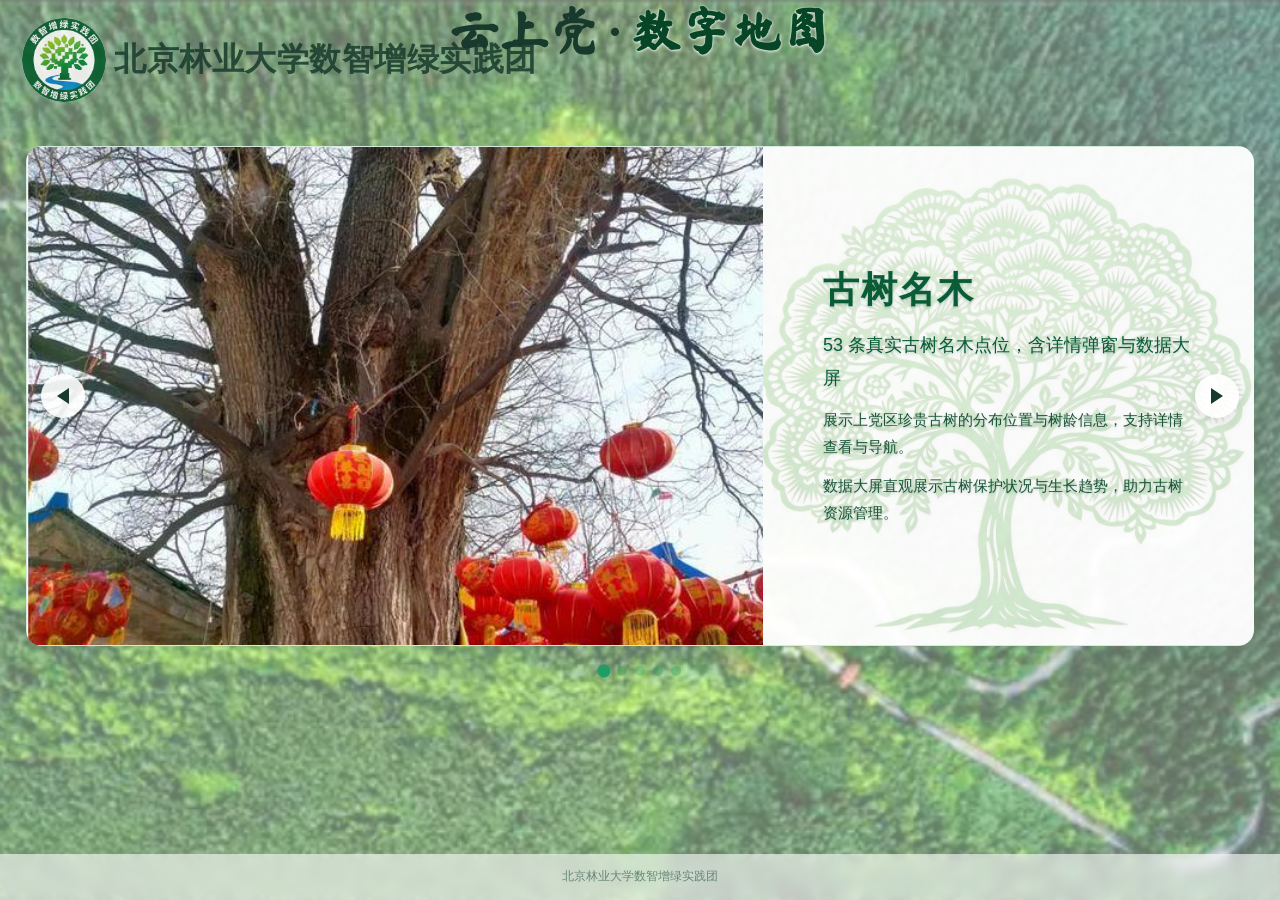
<file: index.html>
<!doctype html>
<html lang="zh-CN">
<head>
  <meta charset="utf-8" />
  <meta name="viewport" content="width=device-width, initial-scale=1" />
  <title>云上党 · 数字地图</title>
  <link rel="preconnect" href="https://fonts.googleapis.com">
  <link rel="preconnect" href="https://fonts.gstatic.com" crossorigin>
  <link href="https://fonts.googleapis.com/css2?family=Ma+Shan+Zheng&display=swap" rel="stylesheet">
  <link rel="stylesheet" href="styles.css?v=20260720d" />
</head>
<body class="entry-page">
  <section class="entry-header">
    <h1>云上党 · <span>数字地图</span></h1>
  </section>
  <div class="entry-brand">
    <img src="主页图片/队徽.png" alt="队徽" class="brand-logo" />
    <span class="brand-text">北京林业大学数智增绿实践团</span>
  </div>
  <main class="entry-shell">
    <section class="entry-carousel-container">
      <button class="carousel-prev" aria-label="上一个"></button>
      <div class="entry-carousel" id="carousel">
        <a class="carousel-card" href="map.html">
          <div class="card-image" style="background-image:url('主页图片/第一图层.png')"></div>
          <div class="card-content">
            <div class="card-bg-decoration" style="background-image:url('主页图片/古树背景.jpg')"></div>
            <h3>古树名木</h3>
            <p>53 条真实古树名木点位，含详情弹窗与数据大屏</p>
            <p class="card-desc">展示上党区珍贵古树的分布位置与树龄信息，支持详情查看与导航。</p>
            <p class="card-desc">数据大屏直观展示古树保护状况与生长趋势，助力古树资源管理。</p>
          </div>
        </a>
        <a class="carousel-card" href="forest.html">
          <div class="card-image" style="background-image:url('主页图片/第二图层.png')"></div>
          <div class="card-content">
            <div class="card-bg-decoration" style="background-image:url('主页图片/林场背景.jpg')"></div>
            <h3>林场资源</h3>
            <p>重点林场与防护林分布专题图层</p>
            <p class="card-desc">呈现上党区国有林场与生态防护林的空间分布，支持区域描绘与编辑。</p>
            <p class="card-desc">直观展示护林员分布情况，助力林业资源管理与生态保护规划。</p>
          </div>
        </a>
        <a class="carousel-card" href="agri.html">
          <div class="card-image" style="background-image:url('主页图片/第三图层.jpg')"></div>
          <div class="card-content">
            <div class="card-bg-decoration" style="background-image:url('主页图片/美食背景.jpg'); filter: brightness(0.7) contrast(1.2);"></div>
            <h3>特色饮食</h3>
            <p>上党区特色美食分布图层</p>
            <p class="card-desc">收录上党区地道美食如荫城猪汤、驴肉甩饼、十大碗等特色风味。</p>
            <p class="card-desc">点击查看详细介绍与推荐店铺，品味上党独特饮食文化。</p>
          </div>
        </a>
        <a class="carousel-card" href="tour.html">
          <div class="card-image" style="background-image:url('主页图片/第四图层.jpg')"></div>
          <div class="card-content">
            <div class="card-bg-decoration" style="background-image:url('主页图片/文旅背景.jpg')"></div>
            <h3>文旅景点</h3>
            <p>文旅景点与古镇资源专题图层</p>
            <p class="card-desc">涵盖上党区自然风光与人文古迹，包括古镇、庙宇、山水景观。</p>
            <p class="card-desc">提供景点详细介绍与游览指引，助您探索上党文化魅力。</p>
          </div>
        </a>
        <a class="carousel-card" href="feiyi.html">
          <div class="card-image" style="background-image:url('主页图片/第五图层.jpg')"></div>
          <div class="card-content">
            <div class="card-bg-decoration" style="background-image:url('主页图片/非遗背景.jpg')"></div>
            <h3>非遗项目</h3>
            <p>国家级/省级/市级/区级非遗项目专题图层</p>
            <p class="card-desc">展示上党区各级非物质文化遗产项目，涵盖传统技艺、民俗活动等。</p>
            <p class="card-desc">分类展示国家级至区级项目，传承弘扬上党地方文化瑰宝。</p>
          </div>
        </a>
      </div>
      <button class="carousel-next" aria-label="下一个"></button>
    </section>
    <div class="carousel-dots" id="carouselDots"></div>
  </main>
  <footer class="entry-footer">
    <div>北京林业大学数智增绿实践团</div>
  </footer>
  <script>
    const carousel = document.getElementById('carousel');
    const dotsContainer = document.getElementById('carouselDots');
    const prevBtn = document.querySelector('.carousel-prev');
    const nextBtn = document.querySelector('.carousel-next');
    const cards = carousel.querySelectorAll('.carousel-card');
    const cardCount = cards.length;
    let currentIndex = 0;
    let autoPlayTimer = null;
    let isAnimating = false;

    cards.forEach((card, index) => {
      card.style.opacity = index === 0 ? '1' : '0';
      card.style.transition = 'opacity 0.5s ease';
    });

    function updateDots(){
      dotsContainer.innerHTML = '';
      for(let i = 0; i < cardCount; i++){
        const dot = document.createElement('span');
        dot.className = 'carousel-dot' + (i === currentIndex ? ' active' : '');
        dot.addEventListener('click', () => goToSlide(i));
        dotsContainer.appendChild(dot);
      }
    }

    function updateCardOpacity(){
      cards.forEach((card, index) => {
        card.style.opacity = index === currentIndex ? '1' : '0';
      });
    }

    function goToSlide(index){
      if(isAnimating) return;
      isAnimating = true;
      
      cards[currentIndex].style.opacity = '0';
      
      setTimeout(() => {
        currentIndex = index;
        const translateX = -currentIndex * 100;
        carousel.style.transform = `translateX(${translateX}%)`;
        
        setTimeout(() => {
          cards[currentIndex].style.opacity = '1';
          isAnimating = false;
        }, 100);
      }, 300);
      
      updateDots();
    }

    function nextSlide(){
      if(isAnimating) return;
      currentIndex = (currentIndex + 1) % cardCount;
      goToSlide(currentIndex);
    }

    function prevSlide(){
      if(isAnimating) return;
      currentIndex = (currentIndex - 1 + cardCount) % cardCount;
      goToSlide(currentIndex);
    }

    function startAutoPlay(){
      stopAutoPlay();
      autoPlayTimer = setInterval(nextSlide, 5000);
    }

    function stopAutoPlay(){
      if(autoPlayTimer){
        clearInterval(autoPlayTimer);
        autoPlayTimer = null;
      }
    }

    prevBtn.addEventListener('click', () => { prevSlide(); startAutoPlay(); });
    nextBtn.addEventListener('click', () => { nextSlide(); startAutoPlay(); });
    carousel.addEventListener('mouseenter', stopAutoPlay);
    carousel.addEventListener('mouseleave', startAutoPlay);
    prevBtn.addEventListener('mouseenter', stopAutoPlay);
    nextBtn.addEventListener('mouseenter', stopAutoPlay);
    prevBtn.addEventListener('mouseleave', startAutoPlay);
    nextBtn.addEventListener('mouseleave', startAutoPlay);

    updateDots();
    startAutoPlay();
  </script>
  <script src="page-enter.js?v=20260720d"></script>
</body>
</html>
</file>
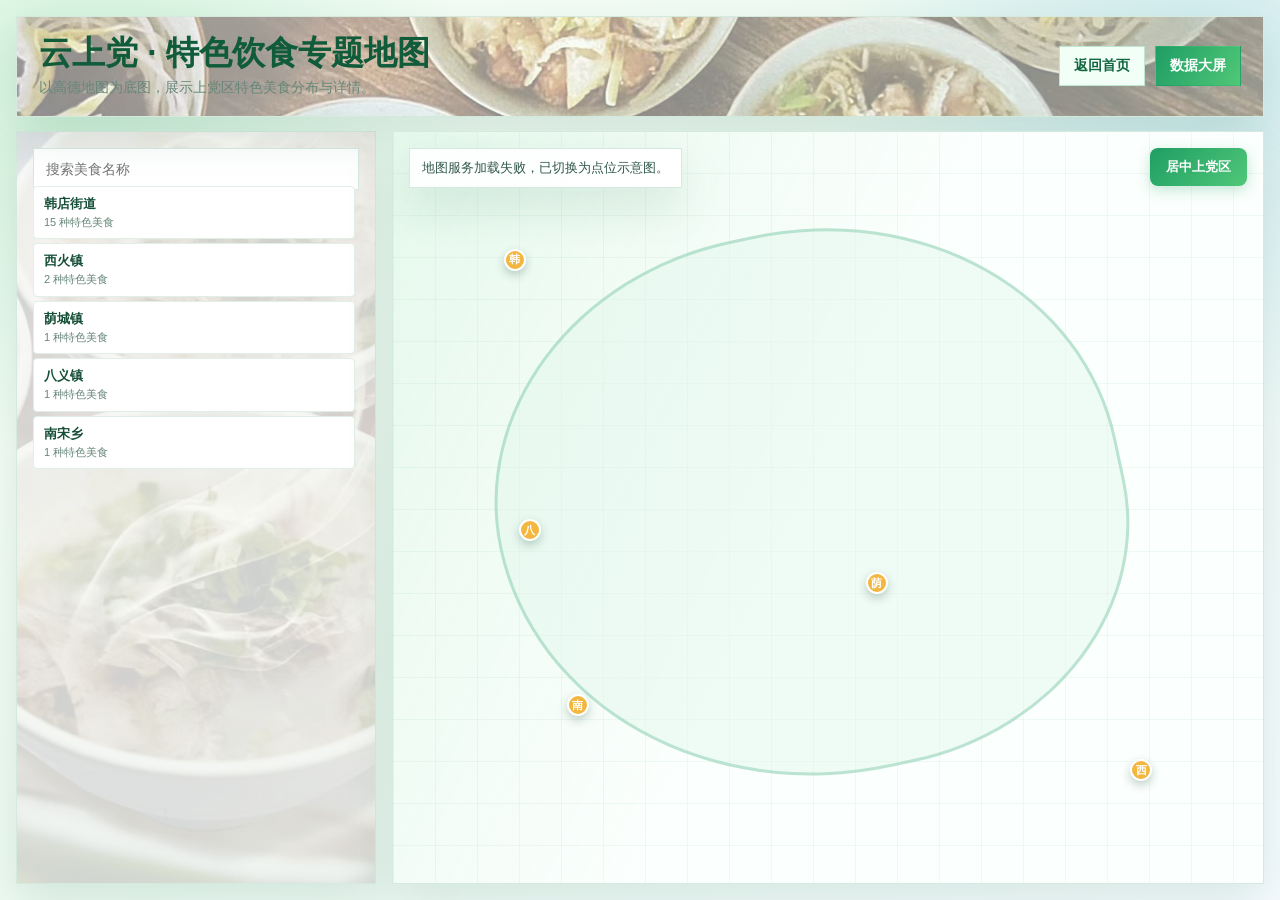
<file: agri.html>
<!doctype html>
<html lang="zh-CN">
<head>
  <meta charset="utf-8" />
  <meta name="viewport" content="width=device-width, initial-scale=1" />
  <title>云上党 · 特色饮食专题地图</title>
  <link rel="stylesheet" href="styles.css?v=20260720d" />
</head>
<body class="map-page">
  <main class="shell">
    <header class="topbar">
      <div class="header-bg">
        <img src="饮食/41f218fa6f3896c183f64dfd466b2103.jpg" alt="饮食背景" />
      </div>
      <div class="brand">
        <h1>云上党 · 特色饮食专题地图</h1>
        <p>以高德地图为底图，展示上党区特色美食分布与详情。</p>
      </div>
      <nav class="nav">
        <a href="index.html">返回首页</a>
        <a class="primary" href="food_dashboard.html">数据大屏</a>
      </nav>
    </header>
    <section class="grid">
      <aside class="panel sidebar sidebar-bg-food">
        <input id="search" class="search" placeholder="搜索美食名称" />
        <button id="backBtn" class="back-btn" style="display:none">← 返回乡镇列表</button>
        <div id="townList" class="list"></div>
        <div id="foodList" class="list" style="display:none"></div>
      </aside>
      <section class="panel map-wrap">
        <div id="map"></div>
        <div id="fallbackMap" class="fallback-map">
          <div class="fallback-region"></div>
          <div id="fallbackPopup" class="fallback-popup"></div>
        </div>
        <div id="status" class="status">特色饮食专题图层展示中</div>
        <button id="centerBtn" class="center-btn">居中上党区</button>
      </section>
    </section>
  </main>
  <script src="config.js?v=20260720d"></script>
  <script src="food_data.js?v=20260720d"></script>
  <script src="food_map.js?v=20260720d"></script>
  <script src="page-enter.js?v=20260720d"></script>
</body>
</html>
</file>
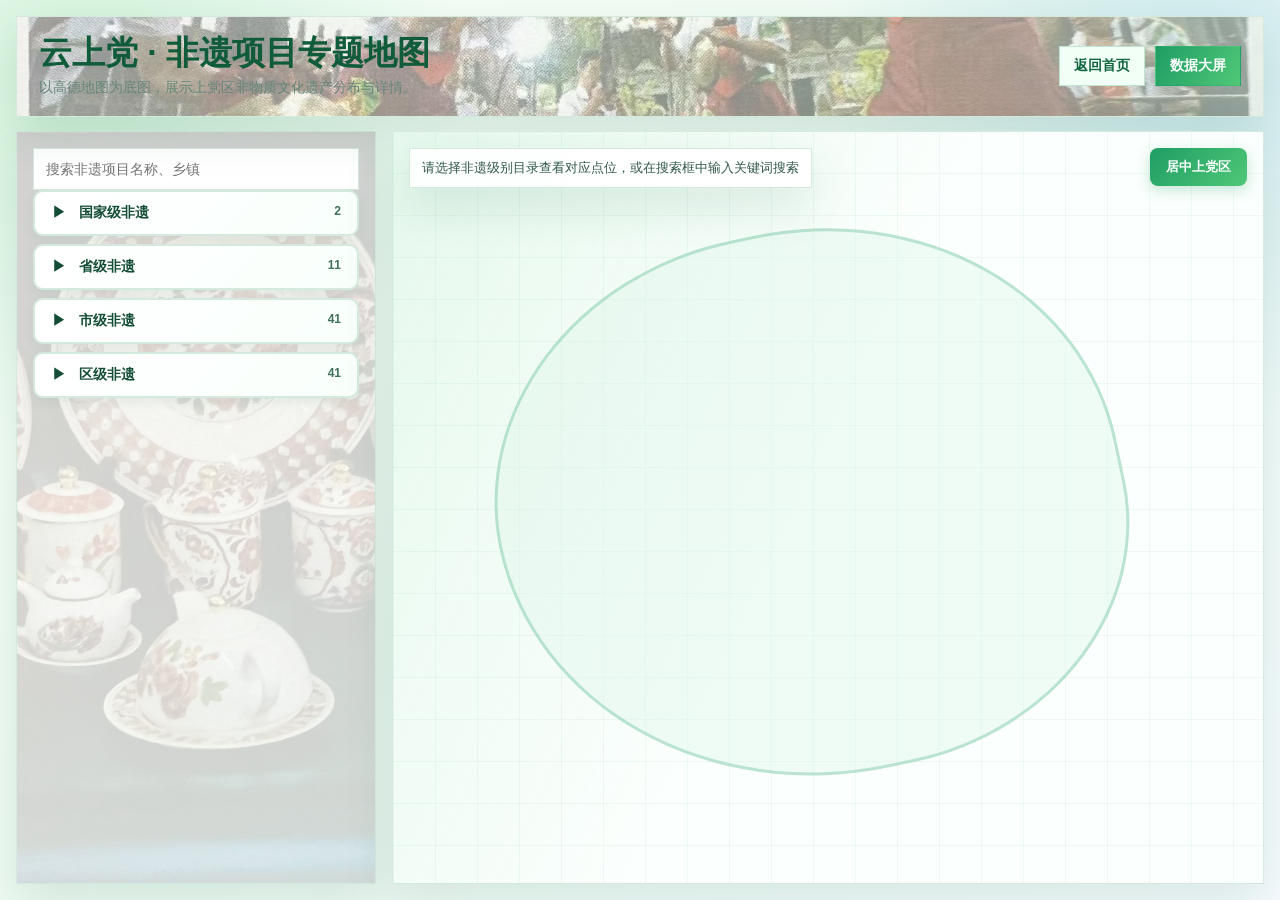
<file: feiyi.html>
<!doctype html>
<html lang="zh-CN">
<head>
  <meta charset="utf-8" />
  <meta name="viewport" content="width=device-width, initial-scale=1" />
  <title>云上党 · 非遗项目专题地图</title>
  <link rel="stylesheet" href="styles.css?v=20260720d" />
  <style>
    .category-tree { margin-bottom: 16px; }
    .tree-item { padding: 12px 16px; border: 2px solid #d5eadf; background: linear-gradient(135deg, #ffffff, #f8fffb); color: #144d35; font-weight: 700; font-size: 14px; text-align: left; cursor: pointer; transition: all 0.3s ease; border-radius: 10px; margin-bottom: 8px; box-shadow: 0 4px 12px rgba(41, 112, 79, 0.08); }
    .tree-item:hover { border-color: #50c878; background: linear-gradient(135deg, #f4fff9, #ecfdf5); transform: translateY(-1px); }
    .tree-item.active { background: linear-gradient(135deg, #1f9d64, #50c878); color: #fff; border-color: #1f9d64; }
    .tree-item .arrow { display: inline-block; width: 16px; text-align: center; margin-right: 8px; transition: transform 0.3s; }
    .tree-item.active .arrow { transform: rotate(90deg); }
    .tree-item .count { float: right; font-size: 12px; opacity: 0.8; }
    .sub-list { display: none; padding-left: 24px; margin-bottom: 8px; max-height: 300px; overflow-y: auto; overflow-x: hidden; scrollbar-width: thin; scrollbar-color: #50c878 #e8f5eb; }
    .sub-list.active { display: block; }
    .sub-list::-webkit-scrollbar { width: 6px; }
    .sub-list::-webkit-scrollbar-track { background: #e8f5eb; border-radius: 3px; }
    .sub-list::-webkit-scrollbar-thumb { background: #50c878; border-radius: 3px; }
    .sub-list::-webkit-scrollbar-thumb:hover { background: #1f9d64; }
    .sub-item { padding: 8px 12px; background: rgba(255, 255, 255, 0.8); border-radius: 8px; margin-bottom: 4px; cursor: pointer; transition: all 0.2s; font-size: 13px; color: #144d35; }
    .sub-item:hover { background: rgba(80, 200, 120, 0.1); padding-left: 16px; }
    .sub-item.active { background: rgba(31, 157, 100, 0.15); font-weight: 700; }
  </style>
</head>
<body class="map-page">
  <main class="shell">
    <header class="topbar">
      <div class="header-bg">
        <img src="非遗图片/上党八音会.jpg" alt="非遗背景" />
      </div>
      <div class="brand">
        <h1>云上党 · 非遗项目专题地图</h1>
        <p>以高德地图为底图，展示上党区非物质文化遗产分布与详情。</p>
      </div>
      <nav class="nav">
        <a href="index.html">返回首页</a>
        <a class="primary" href="非遗大屏.html">数据大屏</a>
      </nav>
    </header>
    <section class="grid">
      <aside class="panel sidebar sidebar-bg-feiyi">
        <input id="search" class="search" placeholder="搜索非遗项目名称、乡镇" />
        <div id="categoryTree" class="category-tree"></div>
      </aside>
      <section class="panel map-wrap">
        <div id="map"></div>
        <div id="fallbackMap" class="fallback-map">
          <div class="fallback-region"></div>
          <div id="fallbackPopup" class="fallback-popup"></div>
        </div>
        <div id="status" class="status"></div>
        <button id="centerBtn" class="center-btn">居中上党区</button>
      </section>
    </section>
  </main>
  <script src="config.js?v=20260720d"></script>
  <script src="data.js?v=20260720d"></script>
  <script src="app.js?v=20260720d"></script>
  <script src="page-enter.js?v=20260720d"></script>
</body>
</html>
</file>
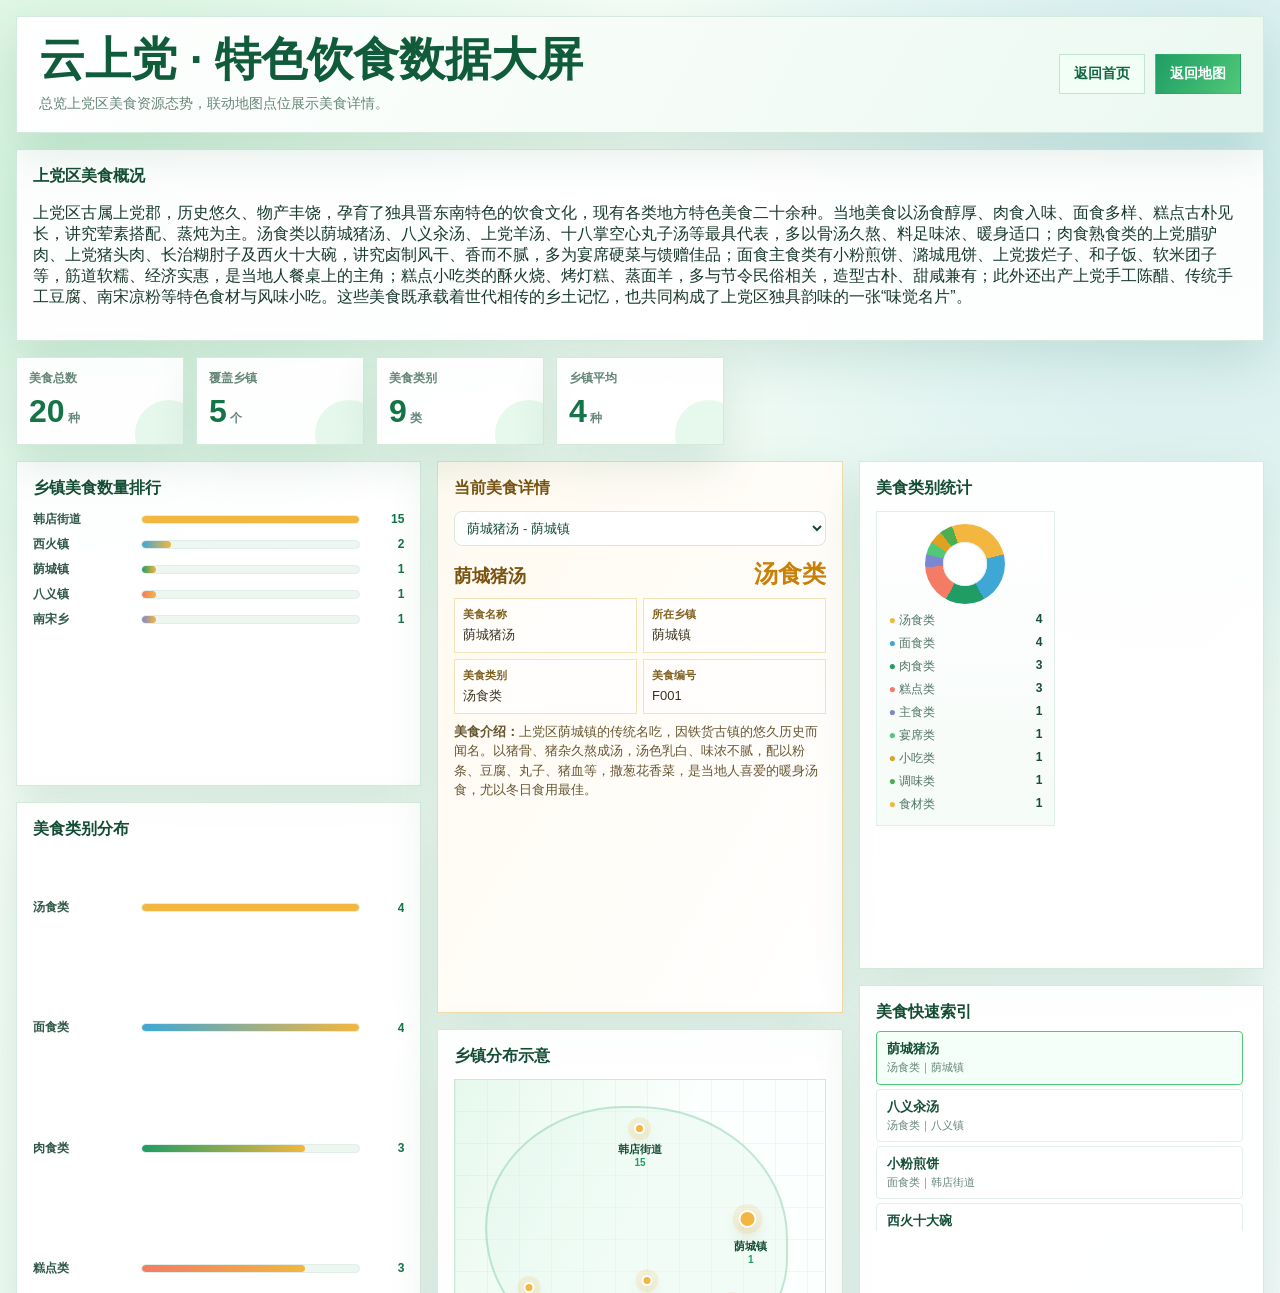
<file: food_dashboard.html>
<!doctype html>
<html lang="zh-CN">
<head>
  <meta charset="utf-8" />
  <meta name="viewport" content="width=device-width, initial-scale=1" />
  <title>云上党 · 特色饮食数据大屏</title>
  <link rel="stylesheet" href="styles.css?v=20260720d" />
</head>
<body>
  <main class="dash-grid">
    <header class="topbar">
      <div class="brand">
        <h1>云上党 · 特色饮食数据大屏</h1>
        <p>总览上党区美食资源态势，联动地图点位展示美食详情。</p>
      </div>
      <nav class="nav">
        <a href="index.html">返回首页</a>
        <a class="primary" id="backMap" href="agri.html">返回地图</a>
      </nav>
    </header>
    <section class="card" id="overviewCard">
      <h2>上党区美食概况</h2>
      <p id="overviewText"></p>
    </section>
    <section class="kpis" id="kpis"></section>
    <section class="dash-layout">
      <div class="col">
        <section class="card"><h2>乡镇美食数量排行</h2><div class="bar-list" id="townBars"></div></section>
        <section class="card"><h2>美食类别分布</h2><div class="bar-list" id="categoryBars"></div></section>
      </div>
      <div class="col">
        <section class="card detail-card" id="detailCard"><h2>当前美食详情</h2><select class="dash-select" id="foodSelect"></select><div id="detailContent"></div></section>
        <section class="card"><h2>乡镇分布示意</h2><div class="mini-map" id="miniMap"></div></section>
      </div>
      <div class="col">
        <section class="card">
          <h2>美食类别统计</h2>
          <div class="donuts">
            <div class="donut-card"><div class="donut" id="categoryDonut"></div><div class="legend" id="categoryLegend"></div></div>
          </div>
        </section>
        <section class="card"><h2>美食快速索引</h2><div class="list" id="foodIndex"></div></section>
      </div>
    </section>
    <footer class="footer"><span>数据来源：上党区文旅局</span><span>联动字段：美食编号 id</span></footer>
  </main>
  <script src="food_data.js?v=20260720d"></script>
  <script src="food_dashboard.js?v=20260720d"></script>
  <script src="page-enter.js?v=20260720d"></script>
  <script src="dash-align.js?v=20260720d"></script>
</body>
</html>
</file>
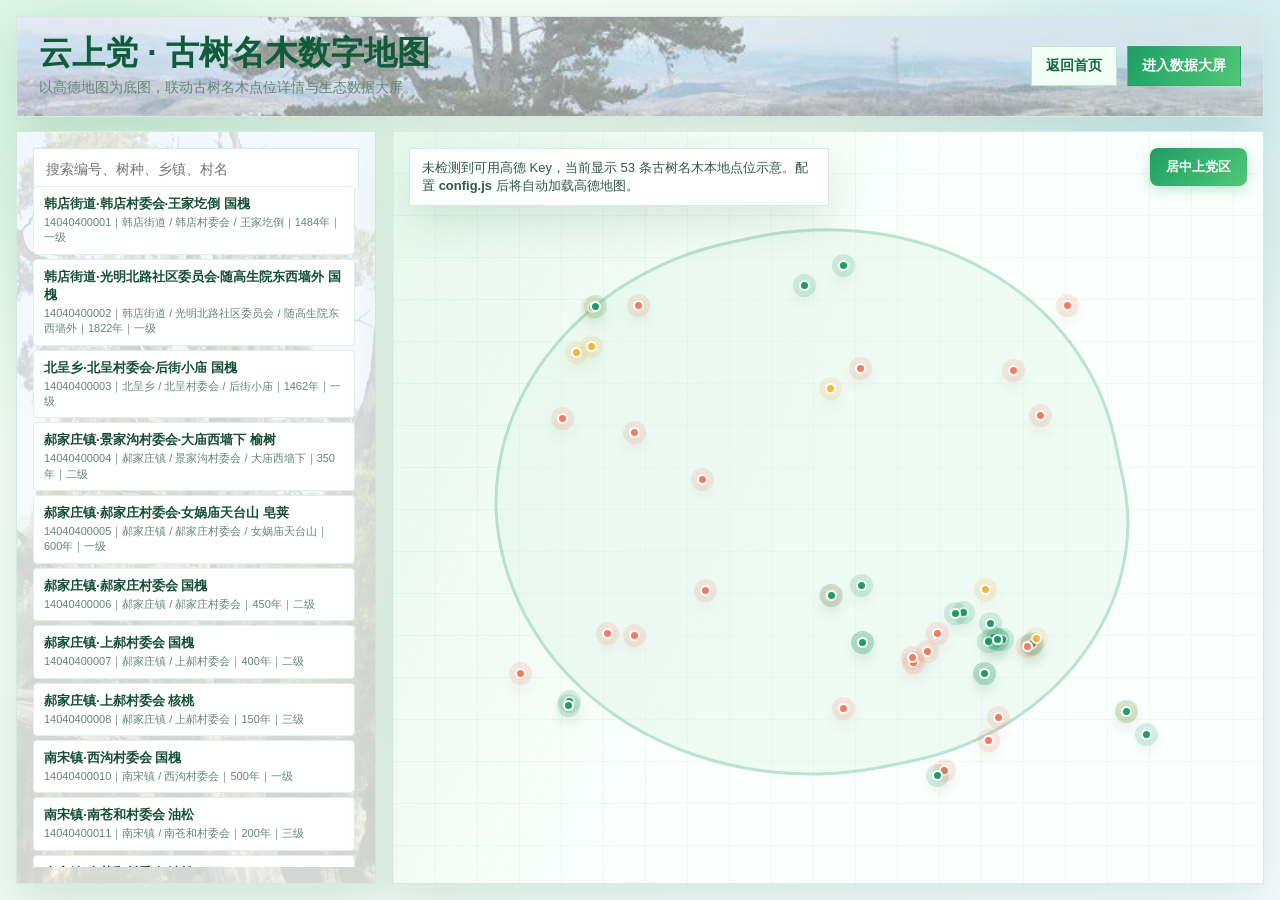
<file: map.html>
<!doctype html>
<html lang="zh-CN">
<head>
  <meta charset="utf-8" />
  <meta name="viewport" content="width=device-width, initial-scale=1" />
  <title>云上党 · 数字地图</title>
  <link rel="stylesheet" href="styles.css?v=20260720d" />
</head>
<body class="map-page">
  <main class="shell">
    <header class="topbar">
      <div class="header-bg">
        <img src="图层插图/古树.jpg" alt="古树背景" />
      </div>
      <div class="brand">
        <h1>云上党 · 古树名木数字地图</h1>
        <p>以高德地图为底图，联动古树名木点位详情与生态数据大屏。</p>
      </div>
      <nav class="nav">
        <a href="index.html">返回首页</a>
        <a class="primary" id="dashLink" href="数据大屏.html">进入数据大屏</a>
      </nav>
    </header>
    <section class="grid">
      <aside class="panel sidebar sidebar-bg-tree">
        <input id="search" class="search" placeholder="搜索编号、树种、乡镇、村名" />
        <div id="pointList" class="list"></div>
      </aside>
      <section class="panel map-wrap">
        <div id="map"></div>
        <div id="fallbackMap" class="fallback-map">
          <div class="fallback-region"></div>
          <div id="fallbackPopup" class="fallback-popup"></div>
        </div>
        <div id="status" class="status"></div>
        <button id="centerBtn" class="center-btn">居中上党区</button>
      </section>
    </section>
  </main>
  <script src="config.js?v=20260720d"></script>
  <script src="data.js?v=20260720d"></script>
  <script src="app.js?v=20260720d"></script>
  <script src="page-enter.js?v=20260720d"></script>
</body>
</html>
</file>
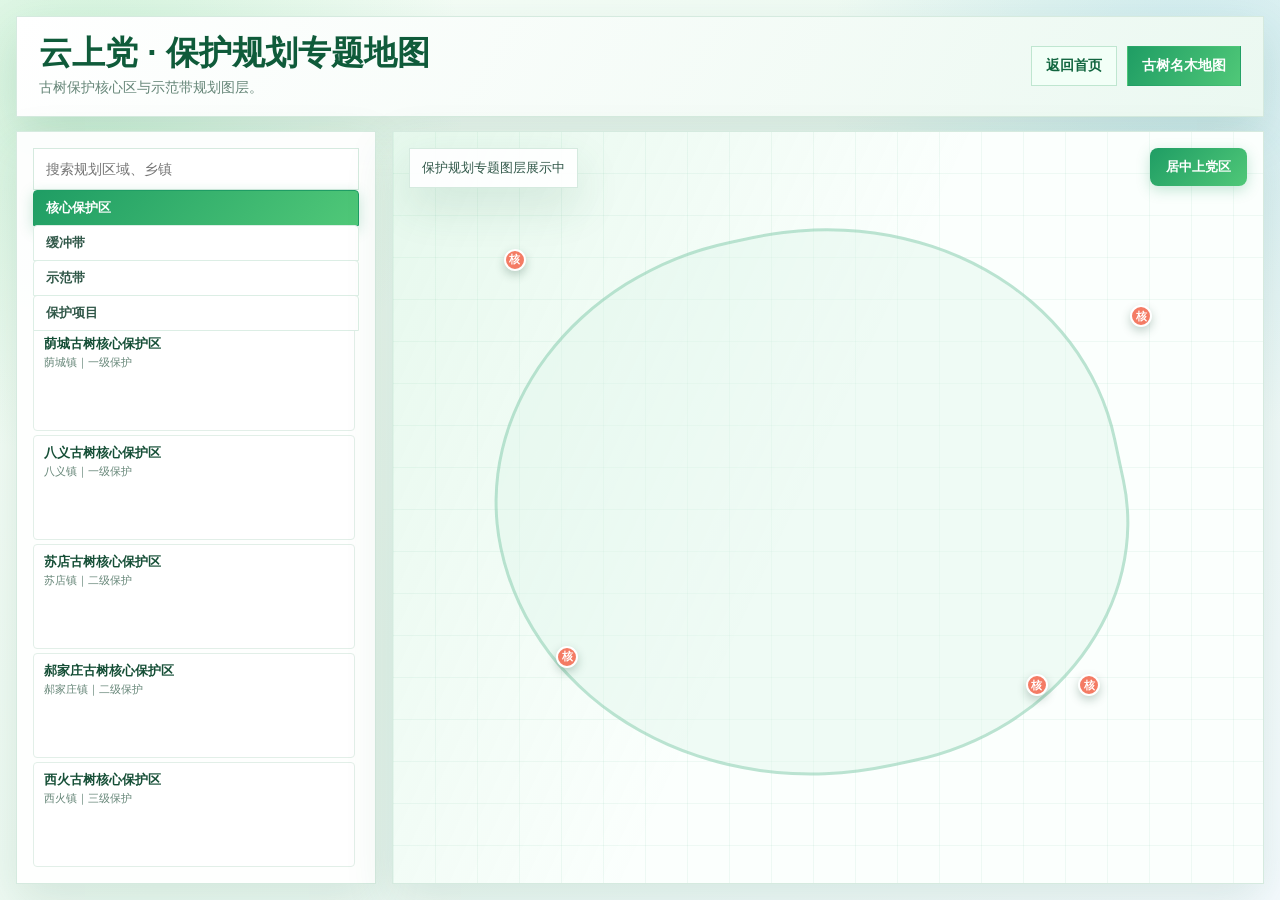
<file: plan.html>
<!doctype html>
<html lang="zh-CN">
<head>
  <meta charset="utf-8" />
  <meta name="viewport" content="width=device-width, initial-scale=1" />
  <title>云上党 · 保护规划专题地图</title>
  <link rel="stylesheet" href="styles.css?v=20260720d" />
</head>
<body class="map-page">
  <main class="shell">
    <header class="topbar">
      <div class="brand">
        <h1>云上党 · 保护规划专题地图</h1>
        <p>古树保护核心区与示范带规划图层。</p>
      </div>
      <nav class="nav">
        <a href="index.html">返回首页</a>
        <a class="primary" href="map.html">古树名木地图</a>
      </nav>
    </header>
    <section class="grid">
      <aside class="panel sidebar">
        <input id="search" class="search" placeholder="搜索规划区域、乡镇" />
        <div class="layers">
          <button class="layer active" data-layer="core">核心保护区</button>
          <button class="layer" data-layer="buffer">缓冲带</button>
          <button class="layer" data-layer="belt">示范带</button>
          <button class="layer" data-layer="project">保护项目</button>
        </div>
        <div id="pointList" class="list"></div>
      </aside>
      <section class="panel map-wrap">
        <div id="map"></div>
        <div id="fallbackMap" class="fallback-map">
          <div class="fallback-region"></div>
          <div id="fallbackPopup" class="fallback-popup"></div>
        </div>
        <div id="status" class="status">保护规划专题图层展示中</div>
        <button id="centerBtn" class="center-btn">居中上党区</button>
      </section>
    </section>
  </main>
  <script src="config.js?v=20260720d"></script>
  <script src="data.js?v=20260720d"></script>
  <script>
    const PLAN_DATA = {
      core: [
        { id: "C001", name: "荫城古树核心保护区", town: "荫城镇", area: "2.5平方公里", level: "一级保护", lng: 113.12, lat: 35.96, desc: "集中保护24株古树，限制开发活动" },
        { id: "C002", name: "八义古树核心保护区", town: "八义镇", area: "1.8平方公里", level: "一级保护", lng: 113.02, lat: 35.97, desc: "保护4株一级古树及周边生态" },
        { id: "C003", name: "苏店古树核心保护区", town: "苏店镇", area: "2.0平方公里", level: "二级保护", lng: 113.13, lat: 36.09, desc: "5株古树集中保护区域" },
        { id: "C004", name: "郝家庄古树核心保护区", town: "郝家庄镇", area: "1.5平方公里", level: "二级保护", lng: 113.01, lat: 36.11, desc: "7株古树保护区域" },
        { id: "C005", name: "西火古树核心保护区", town: "西火镇", area: "1.2平方公里", level: "三级保护", lng: 113.11, lat: 35.96, desc: "5株古树保护区域" },
      ],
      buffer: [
        { id: "B001", name: "荫城缓冲带", town: "荫城镇", width: "500米", lng: 113.12, lat: 35.96, desc: "核心区周边500米缓冲，限制建设" },
        { id: "B002", name: "八义缓冲带", town: "八义镇", width: "300米", lng: 113.02, lat: 35.97, desc: "核心区周边300米缓冲" },
        { id: "B003", name: "苏店缓冲带", town: "苏店镇", width: "400米", lng: 113.13, lat: 36.09, desc: "核心区周边400米缓冲" },
        { id: "B004", name: "南宋缓冲带", town: "南宋镇", width: "300米", lng: 113.06, lat: 35.93, desc: "3株古树周边缓冲区域" },
      ],
      belt: [
        { id: "BL001", name: "荫城-八义古树示范带", towns: "荫城镇、八义镇", length: "15公里", lng: 113.07, lat: 35.96, desc: "串联两镇古树资源，打造生态景观带" },
        { id: "BL002", name: "苏店-郝家庄示范带", towns: "苏店镇、郝家庄镇", length: "12公里", lng: 113.08, lat: 36.10, desc: "沿长陵公路的古树景观示范带" },
        { id: "BL003", name: "西火-南宋生态带", towns: "西火镇、南宋镇", length: "10公里", lng: 113.09, lat: 35.95, desc: "南部山区古树生态保护带" },
      ],
      project: [
        { id: "P001", name: "古树复壮工程", town: "全区", phase: "一期", lng: 113.04, lat: 36.05, desc: "对20株衰弱、濒危古树实施复壮救治" },
        { id: "P002", name: "围栏保护项目", town: "全区", phase: "一期", lng: 113.04, lat: 36.05, desc: "为30株古树安装防护围栏" },
        { id: "P003", name: "监测系统建设", town: "全区", phase: "二期", lng: 113.04, lat: 36.05, desc: "建立古树健康监测物联网系统" },
        { id: "P004", name: "科普宣传工程", town: "全区", phase: "二期", lng: 113.04, lat: 36.05, desc: "古树文化科普宣传与教育基地建设" },
      ],
    };
    const LAYER_LABELS = { core: "核心保护区", buffer: "缓冲带", belt: "示范带", project: "保护项目" };
    const LAYER_COLORS = { core: "#f47b64", buffer: "#f3b63f", belt: "#3fa7d6", project: "#7b88d1" };
    let currentLayer = "core";
    let activeId = null;
    function qs(sel, root=document){ return root.querySelector(sel); }
    function qsa(sel, root=document){ return [...root.querySelectorAll(sel)]; }
    function esc(v){ return String(v ?? "").replace(/[&<>"']/g, s => ({'&':'&amp;','<':'&lt;','>':'&gt;','"':'&quot;',"'":'&#39;'}[s])); }
    function currentData(){ return PLAN_DATA[currentLayer] || []; }
    function renderList(){
      const data = currentData();
      const keyword = qs("#search").value.trim().toLowerCase();
      const rows = keyword ? data.filter(p => [p.name, p.town, p.towns].some(v => String(v).toLowerCase().includes(keyword))) : data;
      qs("#pointList").innerHTML = rows.map(p => `<div class="item ${p.id===activeId?'active':''}" data-id="${esc(p.id)}">
        <strong>${esc(p.name)}</strong>
        <span>${esc(p.town || p.towns)}｜${esc(p.level || p.phase || p.length || p.width)}</span>
      </div>`).join("");
      qsa(".item").forEach(el => el.addEventListener("click", () => selectPoint(el.dataset.id)));
    }
    function updateListActive(){
      qsa("#pointList .item").forEach(el => {
        el.classList.toggle("active", el.dataset.id === activeId);
      });
    }
    function pointXY(p){
      const allData = Object.values(PLAN_DATA).flat();
      const pts = allData.filter(x => Number.isFinite(x.lng) && Number.isFinite(x.lat));
      const lngs = pts.map(x => x.lng), lats = pts.map(x => x.lat);
      const minLng = Math.min(...lngs), maxLng = Math.max(...lngs);
      const minLat = Math.min(...lats), maxLat = Math.max(...lats);
      return {
        x: (p.lng - minLng) / Math.max(maxLng - minLng, .0001) * 72 + 14,
        y: (1 - (p.lat - minLat) / Math.max(maxLat - minLat, .0001)) * 68 + 17
      };
    }
    function renderFallback(){
      const fm = qs("#fallbackMap");
      fm.classList.add("visible");
      fm.querySelectorAll(".layer-dot").forEach(dot => dot.remove());
      currentData().forEach(p => {
        if(!Number.isFinite(p.lng) || !Number.isFinite(p.lat)) return;
        const {x,y} = pointXY(p);
        const dot = document.createElement("span");
        dot.className = `layer-dot ${p.id===activeId ? "active" : ""}`;
        dot.style.left = `${x}%`;
        dot.style.top = `${y}%`;
        dot.style.background = LAYER_COLORS[currentLayer];
        dot.textContent = currentLayer === "core" ? "核" : currentLayer === "buffer" ? "缓" : currentLayer === "belt" ? "带" : "项";
        dot.title = p.name;
        dot.addEventListener("click", () => selectPoint(p.id));
        fm.appendChild(dot);
      });
    }
    function pointHtml(p){
      const attrs = [];
      if(p.area) attrs.push(["面积", p.area]);
      if(p.width) attrs.push(["宽度", p.width]);
      if(p.length) attrs.push(["长度", p.length]);
      if(p.level) attrs.push(["保护等级", p.level]);
      if(p.phase) attrs.push(["项目阶段", p.phase]);
      return `<div class="popup">
        <div class="popup-head">
          <span class="popup-kicker">${LAYER_LABELS[currentLayer]}</span>
          <h3>${esc(p.name)}</h3>
          <div class="popup-tags">
            <span class="tag-sample">${esc(p.level || p.phase || "规划区域")}</span>
            <span>${esc(p.town || p.towns)}</span>
          </div>
        </div>
        <div class="popup-facts">
          <div class="fact-location"><b>位置</b><span>${esc(p.town || p.towns)}</span></div>
          ${attrs.map(([k, v]) => `<div><b>${esc(k)}</b><span>${esc(v)}</span></div>`).join("")}
        </div>
        <p class="popup-source">${esc(p.desc)}</p>
      </div>`;
    }
    function selectPoint(id){
      activeId = id;
      const p = currentData().find(x => x.id === id);
      updateListActive();
      renderFallback();
      const popup = qs("#fallbackPopup");
      const {x, y} = pointXY(p);
      popup.innerHTML = `<button class="popup-close" title="关闭">&times;</button>` + pointHtml(p);
      popup.style.left = `${x}%`;
      popup.style.top = `${y}%`;
      popup.classList.toggle("flip-below", y < 30);
      popup.classList.add("visible");
      popup.querySelector(".popup-close")?.addEventListener("click", closeInfo);
    }
    function closeInfo(){
      activeId = null;
      updateListActive();
      qs("#fallbackPopup")?.classList.remove("visible");
      renderFallback();
    }
    function toggleLayer(layerName){
      currentLayer = layerName;
      qsa(".layer").forEach(btn => btn.classList.toggle("active", btn.dataset.layer === layerName));
      activeId = null;
      qs("#fallbackPopup")?.classList.remove("visible");
      renderList();
      renderFallback();
      qs("#status").innerHTML = `${LAYER_LABELS[layerName]}图层已显示`;
    }
    qsa(".layer").forEach(btn => btn.addEventListener("click", () => toggleLayer(btn.dataset.layer)));
    qs("#search").addEventListener("input", () => { renderList(); renderFallback(); });
    qs("#fallbackPopup")?.addEventListener("click", e => e.stopPropagation());
    qs("#fallbackMap")?.addEventListener("click", e => { if(e.target === e.currentTarget && activeId) closeInfo(); });
    qs("#centerBtn").addEventListener("click", () => {
      qs("#status").innerHTML = "地图已居中到上党区";
      setTimeout(() => {
        qs("#status").innerHTML = `${LAYER_LABELS[currentLayer]}专题图层展示中`;
      }, 2500);
    });
    renderList();
    renderFallback();
  </script>
  <script src="page-enter.js?v=20260720d"></script>
</body>
</html>
</file>
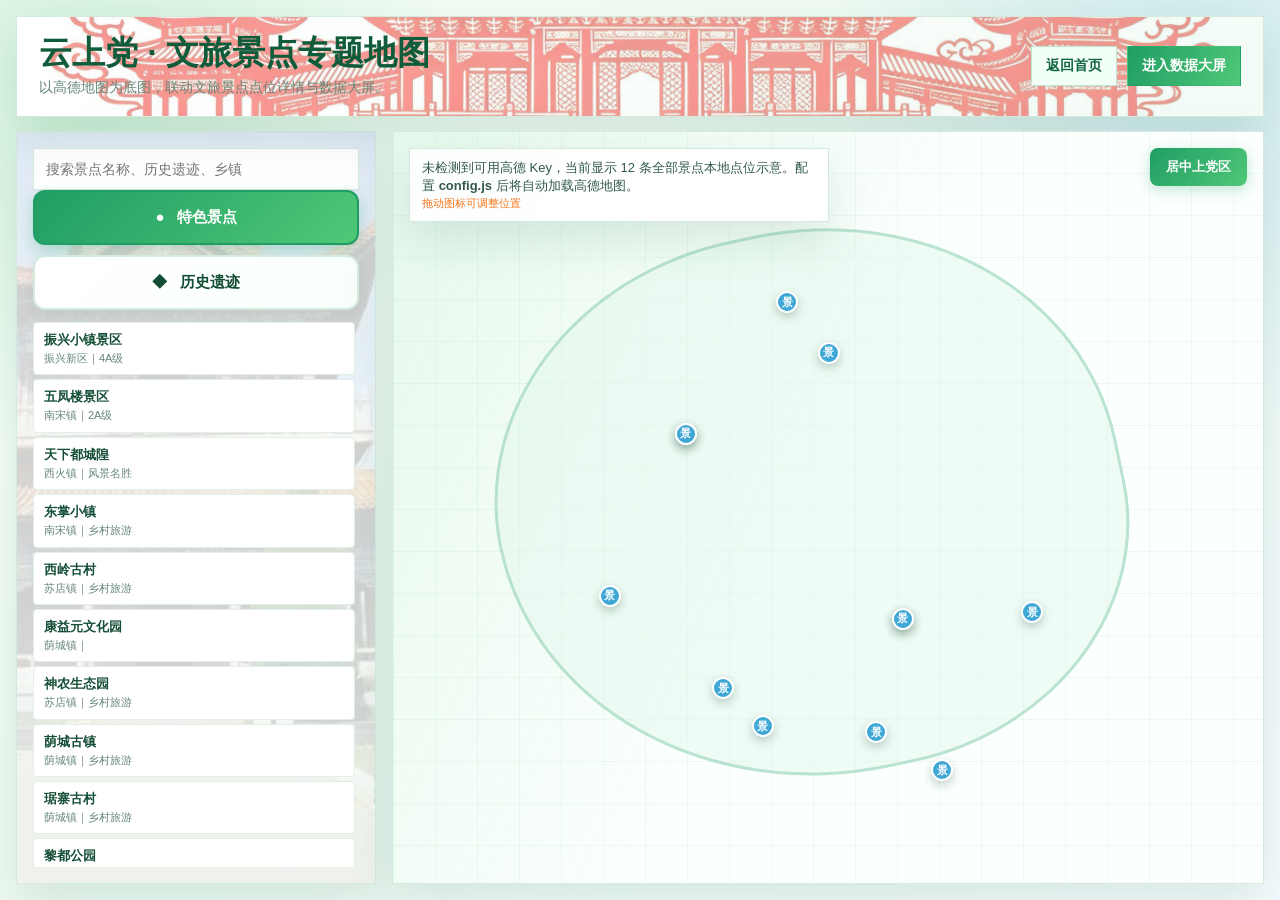
<file: tour.html>
<!doctype html>
<html lang="zh-CN">
<head>
  <meta charset="utf-8" />
  <meta name="viewport" content="width=device-width, initial-scale=1" />
  <title>云上党 · 文旅景点专题地图</title>
  <link rel="stylesheet" href="styles.css?v=20260720d" />
  <style>
    .category-buttons { display: flex; flex-direction: column; gap: 10px; margin-bottom: 16px; }
    .category-btn {
      padding: 16px 20px;
      border: 2px solid #d5eadf;
      background: linear-gradient(135deg, #ffffff, #f8fffb);
      color: #144d35;
      font-weight: 700;
      font-size: 15px;
      text-align: center;
      cursor: pointer;
      transition: all 0.3s ease;
      border-radius: 12px;
      box-shadow: 0 4px 12px rgba(41, 112, 79, 0.08);
    }
    .category-btn:hover {
      border-color: #50c878;
      background: linear-gradient(135deg, #f4fff9, #ecfdf5);
      transform: translateY(-2px);
      box-shadow: 0 8px 20px rgba(80, 200, 120, 0.2);
    }
    .category-btn.active {
      background: linear-gradient(135deg, #1f9d64, #50c878);
      color: #fff;
      border-color: #1f9d64;
      box-shadow: 0 6px 16px rgba(31, 157, 100, 0.3);
    }
    .category-btn.active:hover { transform: translateY(0); }
    .category-btn::before {
      content: "◆ ";
      margin-right: 8px;
    }
    .category-btn.active::before { content: "● "; }
    .module-content { display: none; }
    .module-content.active { display: block; }
  </style>
</head>
<body class="map-page">
  <main class="shell">
    <header class="topbar">
      <div class="header-bg">
        <img src="主页图片/文旅背景.jpg" alt="文旅背景" />
      </div>
      <div class="brand">
        <h1>云上党 · 文旅景点专题地图</h1>
        <p>以高德地图为底图，联动文旅景点点位详情与数据大屏。</p>
      </div>
      <nav class="nav">
        <a href="index.html">返回首页</a>
        <a class="primary" id="dashLink" href="文旅大屏.html">进入数据大屏</a>
      </nav>
    </header>
    <section class="grid">
      <aside class="panel sidebar sidebar-bg-tour">
        <input id="search" class="search" placeholder="搜索景点名称、历史遗迹、乡镇" />
        <div class="category-buttons">
          <button class="category-btn active" data-layer="tour_scenic">特色景点</button>
          <button class="category-btn" data-layer="tour_historic">历史遗迹</button>
        </div>
        <div id="pointList" class="list"></div>
      </aside>
      <section class="panel map-wrap">
        <div id="map"></div>
        <div id="fallbackMap" class="fallback-map">
          <div class="fallback-region"></div>
          <div id="fallbackPopup" class="fallback-popup"></div>
        </div>
        <div id="status" class="status"></div>
        <button id="centerBtn" class="center-btn">居中上党区</button>
      </section>
    </section>
  </main>
  <script src="config.js?v=20260720d"></script>
  <script src="data.js?v=20260720d"></script>
  <script src="app.js?v=20260720d"></script>
  <script src="page-enter.js?v=20260720d"></script>
</body>
</html>
</file>
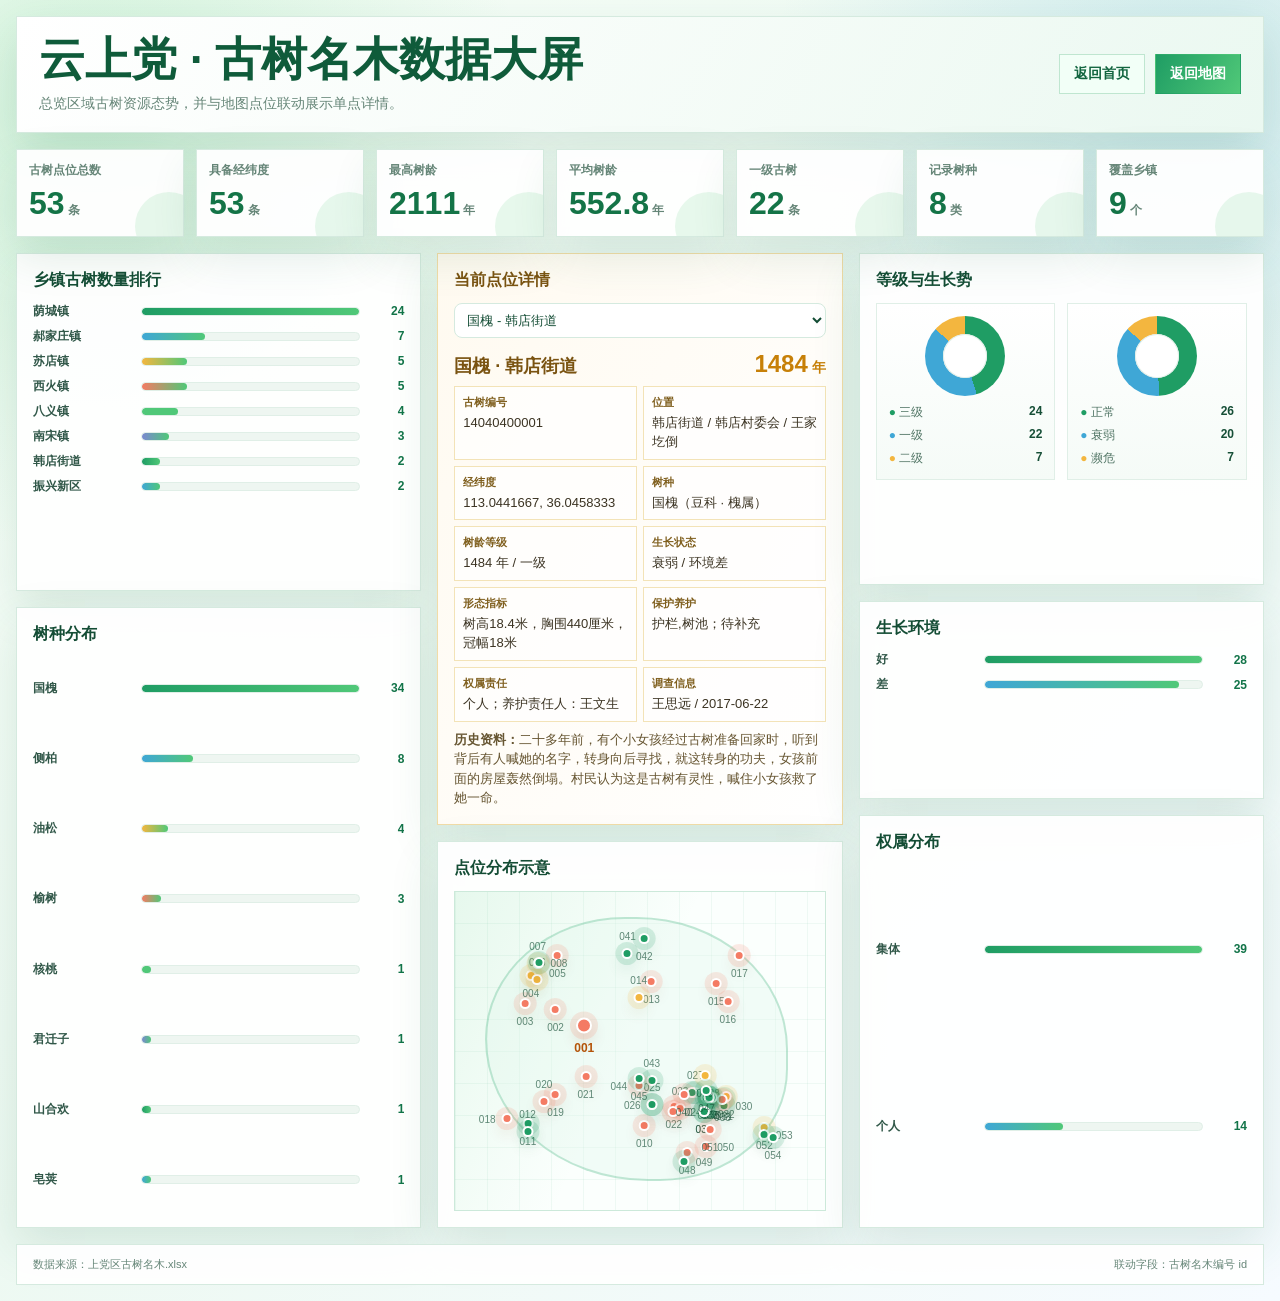
<file: 数据大屏.html>
<!doctype html>
<html lang="zh-CN">
<head>
  <meta charset="utf-8" />
  <meta name="viewport" content="width=device-width, initial-scale=1" />
  <title>云上党 · 古树名木数据大屏</title>
  <link rel="stylesheet" href="styles.css?v=20260720d" />
</head>
<body>
  <main class="dash-grid">
    <header class="topbar">
      <div class="brand">
        <h1>云上党 · 古树名木数据大屏</h1>
        <p>总览区域古树资源态势，并与地图点位联动展示单点详情。</p>
      </div>
      <nav class="nav">
        <a href="index.html">返回首页</a>
        <a class="primary" id="backMap" href="map.html">返回地图</a>
      </nav>
    </header>
    <section class="kpis" id="kpis"></section>
    <section class="dash-layout">
      <div class="col">
        <section class="card"><h2>乡镇古树数量排行</h2><div class="bar-list" id="townBars"></div></section>
        <section class="card"><h2>树种分布</h2><div class="bar-list" id="speciesBars"></div></section>
      </div>
      <div class="col">
        <section class="card detail-card" id="detailCard"><h2>当前点位详情</h2><select class="dash-select" id="pointSelect"></select><div id="detailContent"></div></section>
        <section class="card"><h2>点位分布示意</h2><div class="mini-map" id="miniMap"></div></section>
      </div>
      <div class="col">
        <section class="card">
          <h2>等级与生长势</h2>
          <div class="donuts">
            <div class="donut-card"><div class="donut" id="gradeDonut"></div><div class="legend" id="gradeLegend"></div></div>
            <div class="donut-card"><div class="donut" id="growthDonut"></div><div class="legend" id="growthLegend"></div></div>
          </div>
        </section>
        <section class="card"><h2>生长环境</h2><div class="bar-list" id="envBars"></div></section>
        <section class="card"><h2>权属分布</h2><div class="bar-list" id="ownershipBars"></div></section>
      </div>
    </section>
    <footer class="footer"><span>数据来源：上党区古树名木.xlsx</span><span>联动字段：古树名木编号 id</span></footer>
  </main>
  <script src="data.js?v=20260720d"></script>
  <script src="dashboard.js?v=20260720d"></script>
  <script src="page-enter.js?v=20260720d"></script>
  <script src="dash-align.js?v=20260720d"></script>
</body>
</html>
</file>
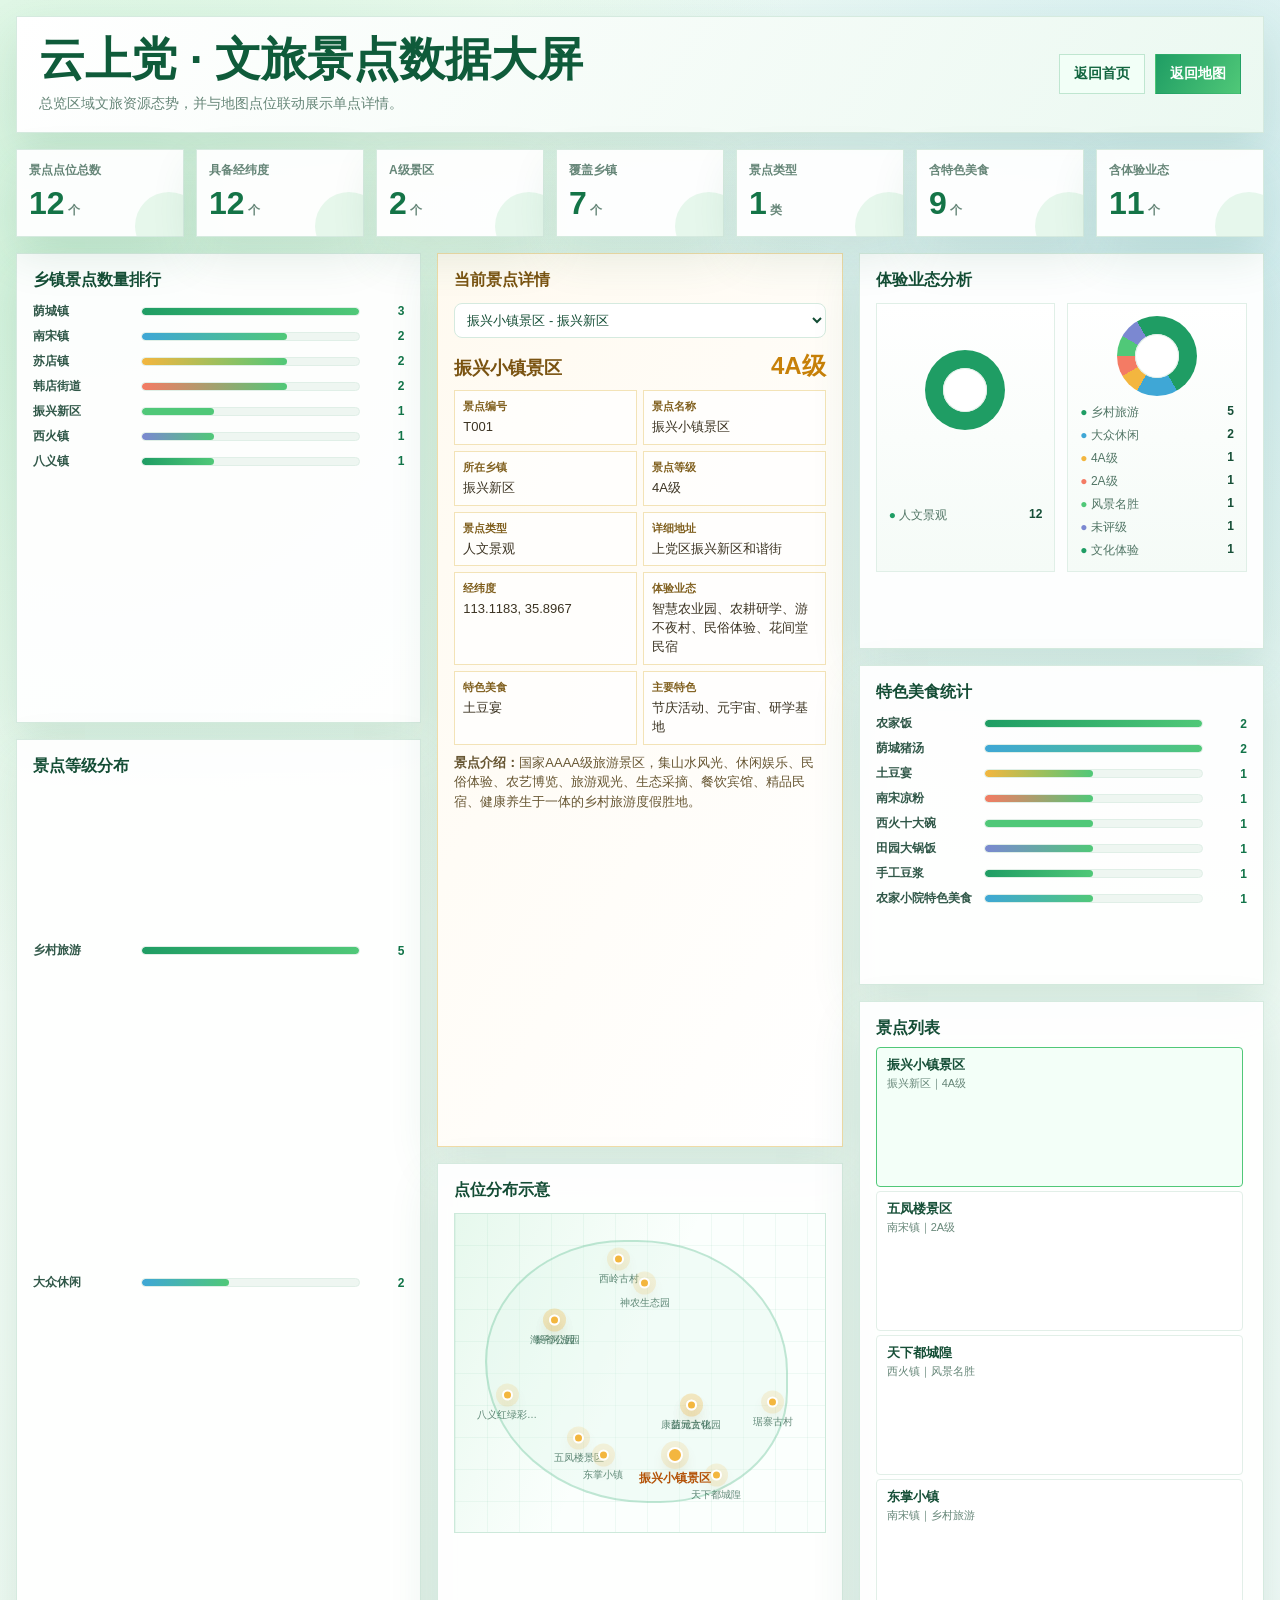
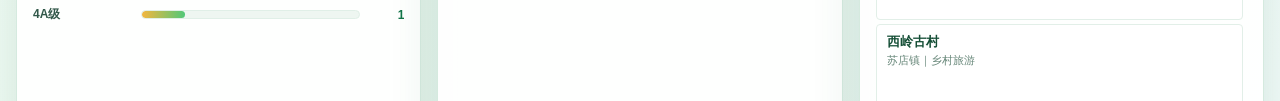
<file: 文旅大屏.html>
<!doctype html>
<html lang="zh-CN">
<head>
  <meta charset="utf-8" />
  <meta name="viewport" content="width=device-width, initial-scale=1" />
  <title>云上党 · 文旅景点数据大屏</title>
  <link rel="stylesheet" href="styles.css?v=20260720d" />
</head>
<body>
  <main class="dash-grid">
    <header class="topbar">
      <div class="brand">
        <h1>云上党 · 文旅景点数据大屏</h1>
        <p>总览区域文旅资源态势，并与地图点位联动展示单点详情。</p>
      </div>
      <nav class="nav">
        <a href="index.html">返回首页</a>
        <a class="primary" id="backMap" href="tour.html">返回地图</a>
      </nav>
    </header>
    <section class="kpis" id="kpis"></section>
    <section class="dash-layout">
      <div class="col">
        <section class="card"><h2>乡镇景点数量排行</h2><div class="bar-list" id="townBars"></div></section>
        <section class="card"><h2>景点等级分布</h2><div class="bar-list" id="levelBars"></div></section>
      </div>
      <div class="col">
        <section class="card detail-card" id="detailCard"><h2>当前景点详情</h2><select class="dash-select" id="pointSelect"></select><div id="detailContent"></div></section>
        <section class="card"><h2>点位分布示意</h2><div class="mini-map" id="miniMap"></div></section>
      </div>
      <div class="col">
        <section class="card">
          <h2>体验业态分析</h2>
          <div class="donuts">
            <div class="donut-card"><div class="donut" id="typeDonut"></div><div class="legend" id="typeLegend"></div></div>
            <div class="donut-card"><div class="donut" id="levelDonut"></div><div class="legend" id="levelLegend"></div></div>
          </div>
        </section>
        <section class="card"><h2>特色美食统计</h2><div class="bar-list" id="foodBars"></div></section>
        <section class="card"><h2>景点列表</h2><div class="list" id="pointList"></div></section>
      </div>
    </section>
    <footer class="footer"><span>数据来源：上党区文旅局</span><span>联动字段：景点编号 id</span></footer>
  </main>
  <script src="data.js?v=20260720d"></script>
  <script src="文旅大屏.js?v=20260720d"></script>
  <script src="page-enter.js?v=20260720d"></script>
  <script src="dash-align.js?v=20260720d"></script>
</body>
</html>
</file>
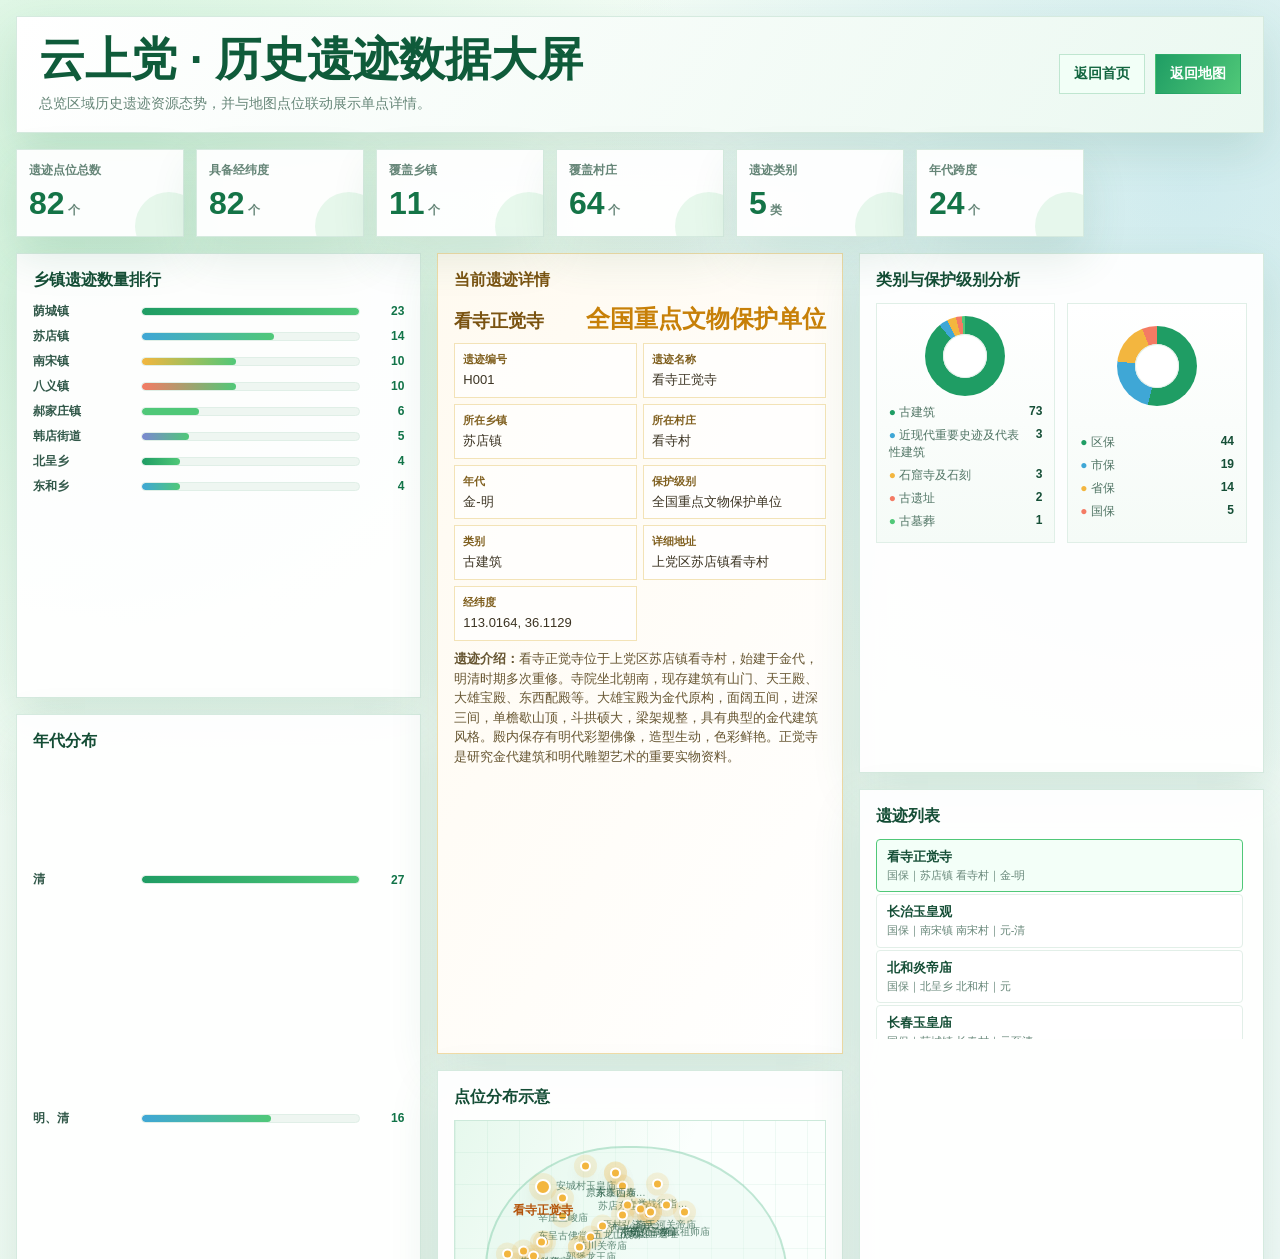
<file: 遗迹大屏.html>
<!doctype html>
<html lang="zh-CN">
<head>
  <meta charset="utf-8" />
  <meta name="viewport" content="width=device-width, initial-scale=1" />
  <title>云上党 · 历史遗迹数据大屏</title>
  <link rel="stylesheet" href="styles.css?v=20260720d" />
</head>
<body>
  <main class="dash-grid">
    <header class="topbar">
      <div class="brand">
        <h1>云上党 · 历史遗迹数据大屏</h1>
        <p>总览区域历史遗迹资源态势，并与地图点位联动展示单点详情。</p>
      </div>
      <nav class="nav">
        <a href="index.html">返回首页</a>
        <a class="primary" id="backMap" href="tour.html">返回地图</a>
      </nav>
    </header>
    <section class="kpis" id="kpis"></section>
    <section class="dash-layout">
      <div class="col">
        <section class="card"><h2>乡镇遗迹数量排行</h2><div class="bar-list" id="townBars"></div></section>
        <section class="card"><h2>年代分布</h2><div class="bar-list" id="eraBars"></div></section>
      </div>
      <div class="col">
        <section class="card detail-card" id="detailCard"></section>
        <section class="card"><h2>点位分布示意</h2><div class="mini-map" id="miniMap"></div></section>
      </div>
      <div class="col">
        <section class="card">
          <h2>类别与保护级别分析</h2>
          <div class="donuts">
            <div class="donut-card"><div class="donut" id="categoryDonut"></div><div class="legend" id="categoryLegend"></div></div>
            <div class="donut-card"><div class="donut" id="townDonut"></div><div class="legend" id="townLegend"></div></div>
          </div>
        </section>
        <section class="card"><h2>遗迹列表</h2><div class="scroll-list" id="pointList"></div></section>
      </div>
    </section>
    <footer class="footer"><span>数据来源：上党区全国重点保护单位名单.xlsx</span><span>联动字段：遗迹编号 id</span></footer>
  </main>
  <script src="data.js?v=20260720d"></script>
  <script src="遗迹大屏.js?v=20260720d"></script>
  <script src="page-enter.js?v=20260720d"></script>
  <script src="dash-align.js?v=20260720d"></script>
</body>
</html>
</file>
<file: styles.css>
:root {
  --bg: #f4fbf7;
  --panel: rgba(255,255,255,.94);
  --panel2: #f8fffb;
  --line: #d5eadf;
  --text: #173a2c;
  --muted: #668678;
  --green: #1f9d64;
  --green2: #50c878;
  --blue: #3fa7d6;
  --gold: #f3b63f;
  --coral: #f47b64;
  --shadow: 0 18px 45px rgba(41,112,79,.14);
}
@keyframes fadeInUp {
  from { opacity: 0; transform: translateY(20px); }
  to { opacity: 1; transform: translateY(0); }
}
@keyframes fadeIn {
  from { opacity: 0; }
  to { opacity: 1; }
}
@keyframes slideInLeft {
  from { opacity: 0; transform: translateX(-30px); }
  to { opacity: 1; transform: translateX(0); }
}
@keyframes slideInRight {
  from { opacity: 0; transform: translateX(30px); }
  to { opacity: 1; transform: translateX(0); }
}
@keyframes scaleIn {
  from { opacity: 0; transform: scale(0.95); }
  to { opacity: 1; transform: scale(1); }
}
body.page-enter main {
  animation: fadeInUp 0.6s ease-out forwards;
}
body.page-enter .topbar {
  animation: slideInLeft 0.5s ease-out 0.1s forwards;
  opacity: 0;
}
body.page-enter .sidebar {
  animation: slideInRight 0.5s ease-out 0.15s forwards;
  opacity: 0;
}
body.page-enter .map-container, body.page-enter .dash-grid {
  animation: scaleIn 0.6s ease-out 0.25s forwards;
  opacity: 0;
}
body.page-enter .entry-carousel-container {
  animation: fadeInUp 0.7s ease-out 0.2s forwards;
  opacity: 0;
}
body.page-enter .entry-header {
  animation: fadeInUp 0.6s ease-out forwards;
}
* { box-sizing: border-box; }
body {
  margin: 0;
  min-height: 100vh;
  font-family: "Microsoft YaHei", "PingFang SC", Arial, sans-serif;
  color: var(--text);
  background:
    radial-gradient(circle at 7% 9%, rgba(80,200,120,.23), transparent 26%),
    radial-gradient(circle at 93% 8%, rgba(63,167,214,.18), transparent 25%),
    linear-gradient(135deg, #f9fff9 0%, #edf9f2 48%, #f6fbff 100%);
}
body.map-page { overflow: hidden; }
a { color: inherit; text-decoration: none; }
.shell { min-height: 100vh; padding: 22px; display: grid; gap: 16px; }
.map-page .shell { height: 100vh; min-height: 0; grid-template-rows: auto minmax(0,1fr); gap: 14px; padding: 16px; }
.topbar {
  display: flex; align-items: center; justify-content: space-between; gap: 16px;
  padding: 18px 22px; background: linear-gradient(120deg,#fff,rgba(236,249,241,.95));
  border: 1px solid var(--line); box-shadow: var(--shadow);
  position: relative; overflow: hidden;
}
.header-bg {
  position: absolute; top: 0; left: 0; width: 100%; height: 100%; z-index: 0;
}
.header-bg img {
  width: 100%; height: 100%; object-fit: cover; opacity: 0.45;
}
.topbar .brand, .topbar .nav { position: relative; z-index: 1; }
.brand h1 { margin: 0; color: #0f5b3a; font-size: clamp(28px,3.6vw,48px); line-height: 1.08; }
.brand p { margin: 8px 0 0; color: var(--muted); font-size: 14px; line-height: 1.5; }
.map-page .brand h1 { font-size: clamp(24px,2.6vw,36px); }
.map-page .brand p { margin-top: 6px; }
.nav { display: flex; gap: 10px; flex-wrap: wrap; justify-content: flex-end; }
.nav a, .btn, button {
  border: 1px solid #bfe6d0; background: #f2fff7; color: #11653f;
  padding: 10px 14px; font-weight: 700; font-size: 14px; cursor: pointer;
}
.nav a.primary, .btn.primary { background: linear-gradient(120deg,#1f9d64,#50c878); color: #fff; border-color: transparent; }
.grid { display: grid; grid-template-columns: 360px 1fr; gap: 16px; min-height: calc(100vh - 138px); }
.map-page .grid { height: 100%; min-height: 0; grid-template-columns: 360px minmax(0,1fr); }
.panel { background: var(--panel); border: 1px solid var(--line); box-shadow: var(--shadow); }
.sidebar { padding: 16px; display: grid; grid-template-rows: auto auto 1fr; gap: 0; min-height: 0; }
.map-page .sidebar { min-height: 0; overflow: hidden; }
.sidebar-bg-tree { background: linear-gradient(rgba(255,255,255,0.80), rgba(248,252,249,0.84)), url('目录栏插图/第一图层.png') center/cover no-repeat; }
.sidebar-bg-forest { background: linear-gradient(rgba(255,255,255,0.80), rgba(248,252,249,0.84)), url('目录栏插图/第二图层.png') center/cover no-repeat; }
.sidebar-bg-food { background: linear-gradient(rgba(255,255,255,0.80), rgba(248,252,249,0.84)), url('目录栏插图/第三图层.jpg') center/cover no-repeat; }
.sidebar-bg-tour { background: linear-gradient(rgba(255,255,255,0.80), rgba(248,252,249,0.84)), url('目录栏插图/第四图层.jpg') center/cover no-repeat; }
.sidebar-bg-feiyi { background: linear-gradient(rgba(255,255,255,0.80), rgba(248,252,249,0.84)), url('目录栏插图/第五图层.jpg') center/cover no-repeat; }
.search { width: 100%; border: 1px solid var(--line); padding: 12px; font-size: 14px; background: #fff; color: var(--text); }
.layers { display: flex; flex-direction: column; gap: 0; }
.layer {
  padding: 8px 12px;
  border: 1px solid #dceee5;
  background: #fff;
  color: #315849;
  font-weight: 700;
  font-size: 13px;
  text-align: left;
  cursor: pointer;
  transition: all 0.25s ease;
  border-radius: 4px 4px 0 0;
  position: relative;
  margin-bottom: -1px;
}
.layer[data-layer="tree"] { grid-column: span 2; }
.layer[data-layer="tree"]::before { content: "★ "; color: #f3b63f; }
.layer:hover {
  border-color: #a8dfbf;
  background: #f4fff9;
  transform: translateY(-1px);
  box-shadow: 0 4px 12px rgba(31,157,100,.1);
}
.layer.active {
  background: linear-gradient(135deg, #1f9d64, #50c878);
  color: #fff;
  border-color: #1f9d64;
  box-shadow: 0 4px 14px rgba(31,157,100,.25);
}
.layer.active:hover { transform: translateY(0); }
/* 示例图层激活时使用各自配色 */
.layer[data-layer="forest"].active { background: linear-gradient(135deg, #2a8c3a, #4cae50); border-color: #2a8c3a; box-shadow: 0 4px 14px rgba(42,140,58,.25); }
.layer[data-layer="agri"].active   { background: linear-gradient(135deg, #e0a020, #f3b63f); border-color: #e0a020; box-shadow: 0 4px 14px rgba(224,160,32,.25); }
.layer[data-layer="tour"].active   { background: linear-gradient(135deg, #2b8db8, #3fa7d6); border-color: #2b8db8; box-shadow: 0 4px 14px rgba(43,141,184,.25); }
.layer[data-layer="plan"].active   { background: linear-gradient(135deg, #6770b8, #7b88d1); border-color: #6770b8; box-shadow: 0 4px 14px rgba(103,112,184,.25); }
/* 图层图例 */
.layer-legend {
  display: grid; gap: 4px; margin-top: 8px; padding: 8px 10px;
  background: #f8fffb; border: 1px dashed #dceee5; border-radius: 6px;
  font-size: 11px; color: #517565;
}
.layer-legend div { display: flex; align-items: center; gap: 6px; }
.layer-legend i { width: 10px; height: 10px; border-radius: 50%; display: inline-block; flex-shrink: 0; }
.list { overflow-y: auto; overflow-x: hidden; display: grid; gap: 4px; padding-right: 4px; margin-top: -4px; }
.map-page .list { min-height: 0; overflow-y: auto; overscroll-behavior: contain; }
#foodIndex { max-height: 200px; }
.scroll-list { overflow-y: auto; max-height: 200px; display: grid; gap: 2px; padding-right: 4px; }
.item { padding: 8px 10px; border: 1px solid #e2efe8; border-radius: 4px; background: #fff; cursor: pointer; font-size: 12px; }
.item:hover, .item.active { border-color: #50c878; background: #f3fff8; }
.item strong { display: block; color: #164f37; font-size: 13px; margin-bottom: 2px; }
.item span { display: block; color: var(--muted); font-size: 11px; line-height: 1.4; }
.feiyi-detail { padding: 12px; border: 2px solid #164f37; border-top: none; background: #fafffe; margin-bottom: 4px; }
.feiyi-detail .detail-tags { display: flex; gap: 8px; margin-bottom: 10px; }
.feiyi-detail .detail-row { display: flex; justify-content: space-between; padding: 6px 0; border-bottom: 1px dashed #e2efe8; font-size: 13px; }
.feiyi-detail .detail-label { color: var(--muted); }
.feiyi-detail .detail-desc b { display: block; color: #164f37; margin-bottom: 6px; font-size: 13px; }
.feiyi-detail .detail-desc p { color: #4a5568; font-size: 13px; line-height: 1.6; margin: 0; }
.group { margin-bottom: 0; }
.group-header { padding: 10px 12px; border: 1px solid #dceee5; border-bottom: none; background: #f8fffb; cursor: pointer; display: flex; align-items: center; gap: 8px; }
.group-header:hover { background: #f0fff4; }
.group-icon { font-size: 10px; color: #50c878; transition: transform 0.2s; }
.group-header strong { color: #164f37; font-size: 14px; }
.group-count { font-size: 12px; color: #50c878; font-weight: 600; }
.group-items { display: none; }
.group-items.visible { display: block; }
.group-items .item { border-top: 1px solid #e2efe8; border-left: none; border-right: none; padding-left: 36px; }
.map-wrap { position: relative; min-height: 620px; overflow: hidden; }
#map { width: 100%; height: 100%; min-height: 620px; background: #e8f6ef; }
.map-page .map-wrap { height: 100%; min-height: 0; }
.map-page #map { height: 100%; min-height: 0; }
.fallback-map {
  position: absolute; inset: 0; display: none; background:
    linear-gradient(115deg, rgba(80,200,120,.12), transparent 48%),
    linear-gradient(0deg, rgba(31,157,100,.06) 1px, transparent 1px),
    linear-gradient(90deg, rgba(31,157,100,.06) 1px, transparent 1px), #fbfffd;
  background-size: auto, 42px 42px, 42px 42px;
}
.fallback-map.visible { display: block; }
.fallback-region { position: absolute; inset: 13% 16% 14% 12%; border: 3px solid rgba(31,157,100,.25); border-radius: 48% 52% 44% 56%; transform: rotate(-12deg); background: rgba(223,247,234,.45); }
.dot { position: absolute; width: 11px; height: 11px; border-radius: 50%; background: var(--gold); border: 2px solid #fff; box-shadow: 0 0 0 6px rgba(243,182,63,.16), 0 8px 16px rgba(137,96,9,.2); cursor: pointer; z-index: 2; }
.dot.grade-1 { background: var(--coral); box-shadow: 0 0 0 6px rgba(244,123,100,.16), 0 8px 16px rgba(137,58,27,.2); }
.dot.grade-2 { background: var(--gold); }
.dot.grade-3 { background: var(--green); box-shadow: 0 0 0 6px rgba(31,157,100,.16), 0 8px 16px rgba(22,94,58,.2); }
.dot.active { width: 18px; height: 18px; transform: translate(-3px,-3px); z-index: 5; }
/* fallback 模式浮动弹窗：跟随点位图标，定位图标与介绍同步在一起 */
.fallback-popup {
  position: absolute;
  z-index: 30;
  display: none;
  width: min(320px, 70%);
  max-height: 55%;
  overflow-y: auto;
  background: #fff;
  border-radius: 10px;
  box-shadow: 0 8px 30px rgba(24,72,50,.28);
  transform: translate(-50%, calc(-100% - 16px));
  pointer-events: auto;
}
.fallback-popup.visible { display: block; }
.fallback-popup::after {
  content: "";
  position: absolute;
  bottom: -9px;
  left: 50%;
  transform: translateX(-50%);
  border: 9px solid transparent;
  border-top-color: #fff;
  border-bottom: 0;
  filter: drop-shadow(0 2px 2px rgba(24,72,50,.12));
}
/* 弹窗内复用 .popup 样式，但去掉外层阴影 */
.fallback-popup .popup { box-shadow: none; max-height: none; }
.fallback-popup .popup-close {
  position: absolute; top: 6px; right: 8px; z-index: 5;
  width: 24px; height: 24px; border: none; border-radius: 50%;
  background: #f0f5f2; color: #517565; font-size: 16px; line-height: 1;
  cursor: pointer; transition: all 0.2s;
}
.fallback-popup .popup-close:hover { background: #e0ebe5; color: #1f9d64; }
/* 点位在顶部时弹窗翻转到下方 */
.fallback-popup.flip-below { transform: translate(-50%, 16px); }
.fallback-popup.flip-below::after { top: -9px; bottom: auto; border-top: 0; border-bottom: 9px solid #fff; }
.status { position: absolute; left: 16px; top: 16px; z-index: 3; max-width: 420px; background: rgba(255,255,255,.92); border: 1px solid var(--line); padding: 10px 12px; color: #315849; font-size: 13px; box-shadow: var(--shadow); }
.center-btn {
  position: absolute;
  right: 16px;
  top: 16px;
  z-index: 3;
  padding: 10px 16px;
  background: linear-gradient(135deg, #1f9d64, #50c878);
  color: #fff;
  border: none;
  border-radius: 8px;
  font-weight: 700;
  font-size: 13px;
  cursor: pointer;
  box-shadow: 0 4px 14px rgba(31,157,100,.25);
  transition: all 0.25s ease;
}
.center-btn:hover {
  background: linear-gradient(135deg, #1a8554, #40b068);
  transform: translateY(-1px);
  box-shadow: 0 6px 18px rgba(31,157,100,.3);
}
.home-btn {
  position: absolute;
  right: 16px;
  top: 62px;
  z-index: 3;
  padding: 10px 16px;
  background: #fff;
  color: #1f9d64;
  border: 1px solid #bfe6d0;
  border-radius: 8px;
  font-weight: 700;
  font-size: 13px;
  text-decoration: none;
  cursor: pointer;
  box-shadow: 0 4px 14px rgba(31,157,100,.12);
  transition: all 0.25s ease;
}
.home-btn:hover {
  background: #f4fff9;
  border-color: #1f9d64;
  transform: translateY(-1px);
  box-shadow: 0 6px 18px rgba(31,157,100,.2);
}
.tree-marker {
  position: relative;
  width: 28px;
  height: 28px;
  border: 2px solid #fff;
  border-radius: 50% 50% 50% 7px;
  transform: rotate(-45deg);
  color: #fff;
  background: var(--green);
  box-shadow: 0 10px 24px rgba(24,72,50,.28);
  cursor: pointer;
}
.tree-marker.grade-1 { background: var(--coral); }
.tree-marker.grade-2 { background: var(--gold); }
.tree-marker.grade-3 { background: var(--green); }
.tree-marker.is-active {
  width: 36px;
  height: 36px;
  z-index: 5;
  box-shadow: 0 0 0 8px rgba(244,123,100,.18), 0 14px 30px rgba(24,72,50,.32);
}
.tree-marker span {
  position: absolute;
  inset: 5px;
  display: grid;
  place-items: center;
  transform: rotate(45deg);
  font-size: 12px;
  font-weight: 900;
}
/* ============ 示例图层 marker（高德地图模式） ============ */
.layer-marker {
  position: relative;
  width: 28px;
  height: 28px;
  border: 2px solid #fff;
  border-radius: 50%;
  background: transparent;
  box-shadow: 0 6px 16px rgba(24,72,50,.22);
  cursor: pointer;
  padding: 0;
  overflow: hidden;
}
.layer-marker span {
  position: absolute;
  inset: 0;
  display: grid;
  place-items: center;
  color: #fff;
  font-size: 13px;
  font-weight: 900;
}
.layer-marker:hover { transform: scale(1.15); z-index: 5; transition: transform 0.2s; }
/* ============ 示例图层点位（fallback 模式） ============ */
.layer-dot {
  position: absolute;
  width: 22px;
  height: 22px;
  border-radius: 50%;
  border: 2px solid #fff;
  box-shadow: 0 4px 10px rgba(24,72,50,.25);
  cursor: pointer;
  z-index: 2;
  color: #fff;
  font-size: 11px;
  font-weight: 900;
  display: grid;
  place-items: center;
  transform: translate(-50%, -50%);
  transition: transform 0.2s;
}
.layer-dot:hover { transform: translate(-50%, -50%) scale(1.2); z-index: 5; }
/* 示例图层弹窗的标签 */
.popup-tags .tag-sample {
  background: #fff3cd;
  color: #856404;
  border: 1px solid #ffe07a;
}
/* ============ 弹窗样式 ============ */
.popup {
  width: 380px;
  max-width: min(380px, calc(100vw - 42px));
  max-height: 460px;
  overflow-y: auto;
  overscroll-behavior: contain;
  color: #173a2c;
  background: #fff;
  padding: 4px 2px;
  box-sizing: border-box;
}
.popup::-webkit-scrollbar { width: 6px; }
.popup::-webkit-scrollbar-thumb { background: #bfe6d0; border-radius: 3px; }
.popup::-webkit-scrollbar-track { background: transparent; }
.popup-head { padding: 0 4px 8px; border-bottom: 1px dashed #e2efe8; margin-bottom: 10px; }
.popup h3 { margin: 4px 0 8px; color: #0f5b3a; font-size: 19px; line-height: 1.25; word-break: break-word; }
.popup p { margin: 6px 0; color: #496b5d; font-size: 13px; line-height: 1.55; }
.popup-kicker { color: var(--muted); font-size: 11px; font-weight: 800; letter-spacing: 0.5px; }
.popup-tags { display: flex; flex-wrap: wrap; gap: 6px; margin-top: 6px; }
.popup-tags span {
  padding: 3px 8px; border-radius: 999px;
  background: #edf8f2; color: #11653f;
  font-size: 11px; font-weight: 700;
}
.popup-tags .tag-grade-1 { background: #ffe6df; color: #8a3c2c; }
.popup-tags .tag-grade-2 { background: #fff3d6; color: #7a5311; }
.popup-tags .tag-grade-3 { background: #edf8f2; color: #11653f; }
.popup-tags .tag-growth { background: #e8f1f8; color: #1f4e79; }
.popup-tags .tag-env { background: #f0eef9; color: #4a3d8a; }
.popup-facts {
  display: grid;
  grid-template-columns: repeat(2, minmax(0, 1fr));
  gap: 6px;
  margin: 6px 0 10px;
}
.popup-facts > div {
  padding: 8px 9px;
  background: #f8fffb;
  border: 1px solid #dceee5;
  border-radius: 4px;
  min-height: 50px;
}
.popup-facts > div.fact-location,
.popup-facts > div.fact-morph {
  grid-column: span 2;
}
.popup-facts b { display: block; margin-bottom: 3px; color: #668678; font-size: 11px; font-weight: 700; letter-spacing: 0.3px; }
.popup-facts span { color: #173a2c; font-size: 12.5px; line-height: 1.45; word-break: break-word; }
.popup-story {
  margin: 8px 0;
  padding: 9px 11px;
  background: #fffaf0;
  border-left: 3px solid var(--gold);
  border-radius: 0 4px 4px 0;
}
.popup-story b { display: block; color: #7a5311; font-size: 12px; margin-bottom: 4px; font-weight: 700; }
.popup-story p { margin: 0; color: #604817; font-size: 12.5px; line-height: 1.6; max-height: 120px; overflow-y: auto; }
.popup-note { padding: 7px 10px; background: #fff5f2; border: 1px solid #ffd7cc; border-radius: 4px; color: #8a3c2c !important; font-size: 12px; margin: 6px 0; }
.popup-source { color: #789184 !important; font-size: 11px !important; margin: 6px 0 0; padding: 0 4px; }
.popup .actions { display: flex; gap: 6px; margin-top: 10px; padding: 0 4px 4px; }
.popup a {
  display: inline-block; flex: 1; text-align: center;
  padding: 9px 6px; background: #1f9d64; color: #fff;
  font-weight: 700; font-size: 13px;
  border-radius: 4px; transition: background 0.2s;
}
.popup a:hover { background: #177a4d; }
.popup a.secondary { background: #f2fff7; color: #11653f; border: 1px solid #bfe6d0; }
.popup a.secondary:hover { background: #e2f6ec; }
.dash-grid { display: grid; grid-template-rows: auto auto min-content auto; gap: 16px; min-height: 100vh; padding: 16px; }
.kpis { display: grid; grid-template-columns: repeat(7,minmax(0,1fr)); gap: 12px; }
.kpi { min-height: 88px; padding: 12px; background: var(--panel); border: 1px solid var(--line); box-shadow: var(--shadow); overflow: hidden; position: relative; }
.kpi::after { content: ""; position: absolute; right: -20px; bottom: -24px; width: 68px; height: 68px; border-radius: 50%; background: rgba(80,200,120,.13); }
.kpi .label { color: var(--muted); font-size: 12px; font-weight: 700; }
.kpi .value { margin-top: 8px; color: #147447; font-size: clamp(20px,2.5vw,32px); line-height: 1; font-weight: 900; font-variant-numeric: tabular-nums; }
.kpi .unit { color: var(--muted); font-size: 12px; margin-left: 3px; }
.dash-layout { display: grid; grid-template-columns: 1fr 1fr 1fr; gap: 16px; min-height: 0; align-items: stretch; }
.col { display: grid; gap: 16px; min-height: 0; }
.col > .card:last-child { flex-grow: 1; display: flex; flex-direction: column; }
.col > .card:last-child > * { flex-shrink: 0; }
.col > .card:last-child > .bar-list,
.col > .card:last-child > .list,
.col > .card:last-child > .donuts,
.col > .card:last-child > .facts,
.col > .card:last-child > #detailContent { flex-grow: 1; overflow-y: auto; min-height: 0; }
.card { padding: 16px; background: var(--panel); border: 1px solid var(--line); box-shadow: var(--shadow); overflow: hidden; }
.card h2 { margin: 0 0 12px; color: #144d35; font-size: 16px; }
.bar-list { display: grid; gap: 8px; }
.bar-row { display: grid; grid-template-columns: minmax(70px,100px) 1fr 36px; align-items: center; gap: 8px; font-size: 12px; }
.bar-name { color: #315849; overflow: hidden; text-overflow: ellipsis; white-space: nowrap; font-weight: 700; }
.bar-track { height: 9px; background: #eef6f1; border: 1px solid #e0efe7; border-radius: 999px; overflow: hidden; }
.bar-fill { height: 100%; border-radius: 999px; background: linear-gradient(90deg,var(--green2),var(--blue)); }
.bar-value { text-align: right; color: #127449; font-weight: 900; font-variant-numeric: tabular-nums; }
.mini-map { position: relative; height: 320px; border: 1px solid #cce9da; background: linear-gradient(115deg,rgba(80,200,120,.12),transparent 48%), linear-gradient(0deg,rgba(31,157,100,.06) 1px,transparent 1px), linear-gradient(90deg,rgba(31,157,100,.06) 1px,transparent 1px), #fbfffd; background-size: auto,32px 32px,32px 32px; overflow: hidden; }
.mini-map::before { content: ""; position: absolute; inset: 8% 10% 9% 8%; border: 2px solid rgba(31,157,100,.24); border-radius: 48% 52% 44% 56%; background: rgba(223,247,234,.35); }
.town-group { position: absolute; transform: translate(-50%, -50%); text-align: center; cursor: pointer; }
.town-label { display: block; font-size: 11px; color: #144d35; white-space: nowrap; margin-top: 4px; font-weight: 600; }
.town-count { display: block; font-size: 10px; color: #1f9d64; font-weight: 700; }
.mini-map .dot { position: static; display: inline-block; }
.mini-group { position: absolute; transform: translate(-50%, -50%); text-align: center; cursor: pointer; z-index: 2; }
.mini-group .mini-label { display: block; font-size: 10px; color: #144d35; white-space: nowrap; margin-top: 3px; font-weight: 500; opacity: 0.65; transition: all .2s; }
.mini-group:hover .mini-label { opacity: 1; color: #b45309; }
.mini-group.active { z-index: 5; }
.mini-group.active .mini-label { font-size: 12px; font-weight: 700; color: #b45309; opacity: 1; }
.mini-group.active .dot { width: 16px; height: 16px; }
.mini-group.label-up .mini-label { position: absolute; bottom: 100%; left: 50%; transform: translateX(-50%); margin-bottom: 3px; margin-top: 0; }
.mini-group.label-left .mini-label { position: absolute; right: 100%; top: 50%; transform: translateY(-50%); margin-right: 6px; margin-top: 0; }
.mini-group.label-right .mini-label { position: absolute; left: 100%; top: 50%; transform: translateY(-50%); margin-left: 6px; margin-top: 0; }
/* 多项共用同一点位：纵向滚轮列表 */
.mini-group-multi { z-index: 3; --h-shift: 0px; }
.mini-group-multi.active { z-index: 8; }
.mini-multi-list {
  position: absolute;
  left: calc(50% + var(--h-shift));
  top: 100%;
  transform: translateX(-50%);
  margin-top: 6px;
  background: #fff;
  border: 1px solid #bfe6d0;
  border-radius: 6px;
  box-shadow: 0 6px 16px rgba(24,72,50,.22);
  padding: 4px;
  max-height: 90px;
  overflow-y: auto;
  min-width: 120px;
  max-width: 170px;
  z-index: 10;
  scrollbar-width: thin;
  scrollbar-color: #bfe6d0 transparent;
}
/* 列表翻到点的上方 */
.mini-group-multi.list-up .mini-multi-list {
  top: auto;
  bottom: 100%;
  margin-top: 0;
  margin-bottom: 6px;
}
/* 列表放到点的右侧 */
.mini-group-multi.list-side-right .mini-multi-list {
  top: 50%;
  bottom: auto;
  left: calc(100% + 10px);
  margin: 0;
  transform: translateY(-50%);
}
/* 列表放到点的左侧 */
.mini-group-multi.list-side-left .mini-multi-list {
  top: 50%;
  bottom: auto;
  right: calc(100% + 10px);
  left: auto;
  margin: 0;
  transform: translateY(-50%);
}
.mini-multi-list::-webkit-scrollbar { width: 4px; }
.mini-multi-list::-webkit-scrollbar-thumb { background: #bfe6d0; border-radius: 2px; }
.mini-multi-list::-webkit-scrollbar-track { background: transparent; }
.mini-multi-title {
  font-size: 10px;
  color: #668678;
  text-align: center;
  padding: 2px 0 4px;
  border-bottom: 1px dashed #e2efe8;
  margin-bottom: 2px;
  font-weight: 700;
}
.mini-multi-item {
  font-size: 11px;
  color: #144d35;
  padding: 3px 8px;
  cursor: pointer;
  border-radius: 3px;
  white-space: nowrap;
  overflow: hidden;
  text-overflow: ellipsis;
  transition: all 0.2s;
  text-align: left;
}
.mini-multi-item:hover { background: #f0fff4; color: #1f9d64; }
.mini-multi-item.active {
  background: linear-gradient(135deg, #1f9d64, #50c878);
  color: #fff;
  font-weight: 700;
}
.dash-select { width: 100%; padding: 8px; border: 1px solid #d5eadf; border-radius: 8px; background: #fff; color: #144d35; font-size: 13px; margin-bottom: 12px; }
.detail-card { background: linear-gradient(120deg,#fffaf0,#ffffff); border-color: #f1dca7; }
.detail-card h2 { color: #7a5311; }
.detail-title { display: flex; justify-content: space-between; gap: 10px; align-items: baseline; margin-bottom: 8px; }
.detail-title strong { font-size: 18px; color: #7a5311; }
.detail-title span { font-size: 24px; font-weight: 900; color: #c78008; white-space: nowrap; }
.facts { display: grid; grid-template-columns: repeat(2,minmax(0,1fr)); gap: 6px; }
.fact { padding: 8px; background: rgba(255,255,255,.72); border: 1px solid rgba(241,220,167,.8); }
.fact b { display: block; color: #80601f; font-size: 11px; margin-bottom: 3px; }
.fact span { color: #3b3322; font-size: 13px; line-height: 1.3; }
.story { margin-top: 8px; color: #675632; font-size: 13px; line-height: 1.5; }
.donuts { display: grid; grid-template-columns: repeat(2,minmax(0,1fr)); gap: 12px; }
.donut-card { min-height: 140px; display: grid; place-items: center; gap: 8px; padding: 12px; background: linear-gradient(180deg,#fff,#f5fbf7); border: 1px solid #e0efe7; }
.donut { width: 80px; height: 80px; border-radius: 50%; position: relative; background: conic-gradient(var(--green) 0 40%, var(--blue) 40% 70%, var(--gold) 70% 100%); }
.donut::after { content: ""; position: absolute; inset: 18px; background: #fff; border-radius: 50%; box-shadow: inset 0 0 0 1px #e2efe8; }
.legend { display: grid; gap: 6px; width: 100%; color: #517565; font-size: 12px; }
.legend-row { display: flex; justify-content: space-between; gap: 8px; }
.legend-row strong { color: #164f37; }
.footer { display: flex; justify-content: space-between; gap: 14px; color: #668678; font-size: 11px; padding: 12px 16px; background: var(--panel); border: 1px solid var(--line); }
@media (max-width: 1180px) {
  .grid,.dash-layout { grid-template-columns: 1fr; }
  .kpis { grid-template-columns: repeat(3,minmax(0,1fr)); }
  body.map-page { overflow: auto; }
  .map-page .shell { height: auto; min-height: 100vh; }
  .map-page .grid { height: auto; }
  .map-page .sidebar { max-height: 42vh; }
  .map-page .map-wrap { height: 58vh; min-height: 420px; }
}
@media (max-width: 720px) { .shell,.dash-grid { padding: 14px; } .topbar { flex-direction: column; align-items: flex-start; } .kpis { grid-template-columns: repeat(2,minmax(0,1fr)); } .facts,.donuts { grid-template-columns: 1fr; } }

/* ============ 入口页面 ============ */
body.entry-page {
  background:
    linear-gradient(rgba(255,255,255,0.40), rgba(255,255,255,0.40)),
    url('主页图片/虚化背景.png') center/cover no-repeat fixed,
    radial-gradient(circle at 20% 30%, rgba(31,157,100,.10), transparent 50%),
    radial-gradient(circle at 80% 70%, rgba(63,167,214,.08), transparent 50%),
    var(--bg);
  display: flex;
  flex-direction: column;
  align-items: center;
  min-height: 100vh;
  padding-bottom: 60px;
}
.entry-shell {
  flex: 1;
  display: flex;
  flex-direction: column;
  align-items: center;
  width: min(1280px, 96vw);
  margin: 0 auto;
  padding: 40px 0 20px;
}
.entry-header {
  text-align: center;
  margin-bottom: 30px;
}
.entry-header h1 {
  font-family: 'Ma Shan Zheng', cursive;
  font-size: clamp(32px, 4.5vw, 50px);
  color: var(--text);
  margin: 0 0 16px;
  line-height: 1.2;
}
.entry-header h1 span { font-family: 'Ma Shan Zheng', cursive; color: #064526; text-shadow: 0 1px 3px rgba(255,255,255,0.85), 0 0 2px rgba(255,255,255,0.6); }
.entry-header p { color: var(--muted); font-size: 15px; line-height: 1.8; margin: 0; }
.entry-carousel-container {
  position: relative;
  width: 100%;
  overflow: hidden;
  border-radius: 16px;
  box-shadow: 0 10px 40px rgba(41,112,79,.12);
}
.entry-carousel {
  display: flex;
  transition: transform 0.6s cubic-bezier(0.4, 0, 0.2, 1);
  will-change: transform;
}
.carousel-card {
  flex: 0 0 100%;
  display: flex;
  background: var(--panel);
  border: 1px solid var(--line);
  text-decoration: none;
  color: var(--text);
  overflow: hidden;
  min-height: 500px;
}
.carousel-card:hover {
  box-shadow: 0 15px 50px rgba(41,112,79,.2);
}
.card-image {
  width: 60%;
  background-size: cover;
  background-position: center;
  background-repeat: no-repeat;
  flex-shrink: 0;
  position: relative;
}
.card-content {
  flex: 1;
  display: flex;
  flex-direction: column;
  justify-content: center;
  padding: 60px;
  position: relative;
  overflow: hidden;
}
.card-bg-decoration {
  position: absolute;
  top: 0;
  right: 0;
  bottom: 0;
  left: 0;
  background-size: cover;
  background-position: center;
  background-repeat: no-repeat;
  opacity: 0.25;
  z-index: 0;
}
.card-content h3, .card-content p {
  position: relative;
  z-index: 1;
}
.card-content h3 {
  margin: 0 0 14px;
  font-size: 36px;
  color: #0a5c36;
  font-weight: 800;
  text-shadow: 0 2px 4px rgba(0,92,54,0.2), 0 1px 2px rgba(0,92,54,0.15);
  letter-spacing: 2px;
}
.card-content p {
  margin: 0;
  font-size: 18px;
  color: #0a5c36;
  line-height: 1.8;
  font-weight: 500;
  text-shadow: 0 2px 4px rgba(0,92,54,0.2), 0 1px 2px rgba(0,92,54,0.15);
}
.card-content .card-desc {
  font-size: 15px;
  color: #064526;
  font-weight: 400;
  margin-top: 12px;
  opacity: 0.9;
}
.carousel-prev, .carousel-next {
  position: absolute;
  top: 50%;
  transform: translateY(-50%);
  width: 44px;
  height: 44px;
  border: none;
  border-radius: 50%;
  background: rgba(255,255,255,.9);
  box-shadow: 0 4px 12px rgba(0,0,0,.1);
  cursor: pointer;
  display: flex;
  align-items: center;
  justify-content: center;
  transition: all 0.2s;
  z-index: 10;
}
.carousel-prev:hover, .carousel-next:hover {
  background: #fff;
  box-shadow: 0 6px 16px rgba(0,0,0,.15);
  transform: translateY(-50%) scale(1.1);
}
.carousel-prev { left: 15px; }
.carousel-next { right: 15px; }
.carousel-prev::before {
  content: '';
  width: 0; height: 0;
  border-top: 8px solid transparent;
  border-bottom: 8px solid transparent;
  border-right: 12px solid var(--text);
}
.carousel-next::before {
  content: '';
  width: 0; height: 0;
  border-top: 8px solid transparent;
  border-bottom: 8px solid transparent;
  border-left: 12px solid var(--text);
}
.carousel-dots {
  display: flex;
  gap: 8px;
  margin-top: 20px;
}
.carousel-dot {
  width: 10px;
  height: 10px;
  border-radius: 50%;
  background: rgba(31,157,100,.3);
  cursor: pointer;
  transition: all 0.3s;
}
.carousel-dot.active {
  background: var(--green);
  transform: scale(1.3);
}
.entry-footer {
  position: fixed;
  bottom: 0;
  left: 0;
  right: 0;
  padding: 12px 0;
  color: var(--muted);
  font-size: 12px;
  text-align: center;
  line-height: 1.8;
  background: rgba(255,255,255,.6);
  backdrop-filter: blur(6px);
  z-index: 50;
}
.entry-brand {
  position: fixed;
  top: 18px;
  left: 22px;
  display: flex;
  align-items: center;
  gap: 8px;
  z-index: 100;
  opacity: 0.85;
}
.entry-brand .brand-logo {
  width: 84px;
  height: 84px;
  object-fit: cover;
  border-radius: 50%;
  background: transparent;
}
.entry-brand .brand-text {
  font-size: 32px;
  color: var(--text);
  font-weight: 600;
  letter-spacing: 0.5px;
}
/* ============ 手机端全面适配 (≤768px) ============ */
@media (max-width: 768px) {
  /* 入口页 - 标题、队徽、内容从上到下自然排列 */
  body.entry-page {
    padding-top: 12px;
    background-attachment: scroll;
  }
  .entry-header {
    text-align: center;
    margin: 0 0 4px;
    padding: 0 16px;
    width: 100%;
  }
  .entry-header h1 {
    font-family: 'Ma Shan Zheng', cursive;
    font-size: 28px;
    margin: 0;
    line-height: 1.3;
  }
  .entry-brand {
    position: static;
    display: flex; align-items: center; justify-content: center;
    gap: 8px; opacity: 1;
    padding: 8px 16px 0;
    width: 100%;
  }
  .entry-brand .brand-logo {
    width: 36px; height: 36px;
  }
  .entry-brand .brand-text {
    font-size: 13px;
  }
  .entry-shell {
    padding: 8px 0 20px;
    width: 96vw;
  }
  .entry-carousel-container { border-radius: 12px; }
  .carousel-card {
    flex-direction: column;
    min-height: auto;
  }
  .card-image { width: 100%; height: 160px; }
  .card-content { padding: 14px; }
  .card-content h3 { font-size: 18px; margin-bottom: 6px; letter-spacing: 1px; }
  .card-content p { font-size: 13px; line-height: 1.5; }
  .card-content .card-desc { font-size: 11px; margin-top: 4px; }
  .carousel-prev, .carousel-next {
    width: 28px; height: 28px;
    font-size: 12px;
  }
  .carousel-prev { left: 2px; }
  .carousel-next { right: 2px; }

  /* 地图页整体布局 */
  body.map-page { overflow: hidden; }
  .map-page .shell {
    height: 100vh; height: 100dvh;
    padding: 0; gap: 0;
    grid-template-rows: auto 1fr;
  }

  /* 顶部栏紧凑化 */
  .topbar {
    padding: 8px 12px;
    flex-direction: row; align-items: center;
    gap: 8px; flex-wrap: nowrap;
  }
  .topbar .header-bg { display: none; }
  .topbar .brand { flex: 1; min-width: 0; }
  .topbar .brand h1 {
    font-size: 15px; line-height: 1.2;
    white-space: nowrap; overflow: hidden; text-overflow: ellipsis;
  }
  .topbar .brand p { display: none; }
  .topbar .nav { gap: 4px; flex-shrink: 0; }
  .topbar .nav a {
    padding: 5px 8px; font-size: 11px;
    white-space: nowrap;
  }

  /* 网格布局：侧边栏+地图 */
  .map-page .grid {
    grid-template-columns: 1fr;
    grid-template-rows: minmax(80px, 30vh) 1fr;
    height: 100%; min-height: 0; gap: 0;
    overflow: hidden;
  }

  /* 侧边栏紧凑化 */
  .map-page .sidebar {
    max-height: none; overflow-y: auto;
    padding: 8px 10px; border-radius: 0;
    border-left: none; border-right: none;
    grid-template-rows: auto auto 1fr;
  }
  .sidebar .search { padding: 8px 10px; font-size: 13px; }
  .sidebar .layers { gap: 0; }
  .sidebar .layer { padding: 6px 10px; font-size: 12px; }
  .sidebar .list { font-size: 13px; }

  /* 地图容器 - 确保可见 */
  .map-page .map-wrap {
    height: auto; min-height: 0;
    flex: 1; position: relative;
  }
  .map-page .map-wrap #map {
    width: 100%; height: 100%;
    position: absolute; inset: 0;
  }

  /* 地图控件 */
  .center-btn {
    top: auto; bottom: 10px; right: 10px;
    padding: 4px 8px; font-size: 11px;
    border-radius: 6px; line-height: 1.2;
  }
  .status { font-size: 11px; padding: 5px 8px; }

  /* 弹窗紧凑化 */
  .popup { max-width: 260px; font-size: 12px; }
  .popup h3 { font-size: 14px; }

  /* 大屏页 */
  .dash-grid { padding: 10px; gap: 10px; }
  .kpis { grid-template-columns: repeat(2, 1fr); }
  .dash-layout { grid-template-columns: 1fr; }
  .facts, .donuts { grid-template-columns: 1fr; }
  .topbar .brand h1 { font-size: 15px; }
}
</file>
